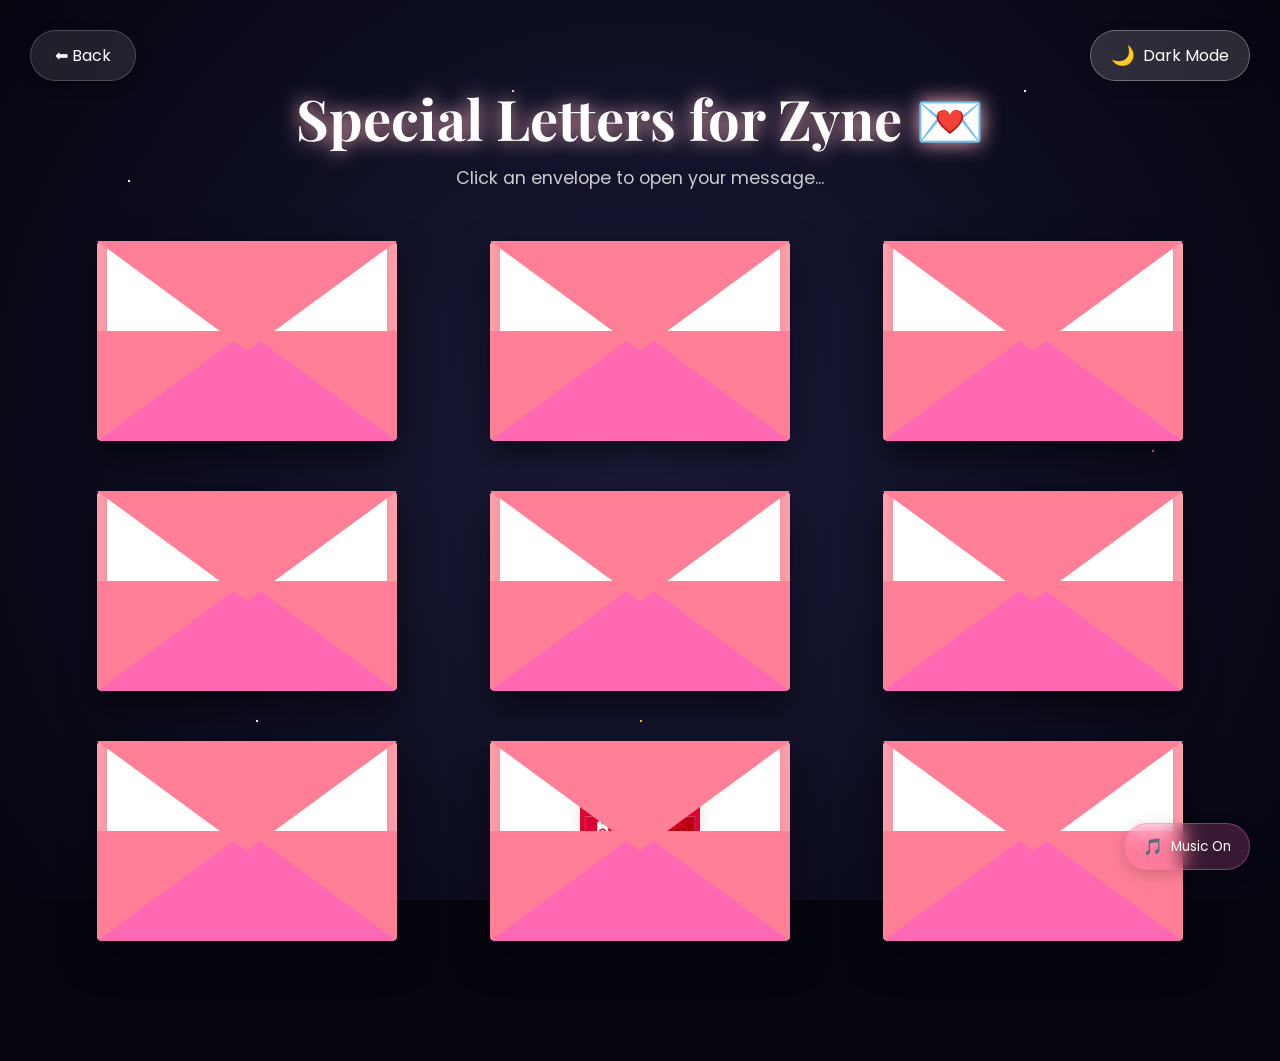
<file: cards.html>
<!DOCTYPE html>
<html lang="en">

<head>
    <meta charset="UTF-8">
    <meta name="viewport" content="width=device-width, initial-scale=1.0, maximum-scale=1.0, user-scalable=no">
    <title>Birthday Letters for Zyne ✨</title>

    <link
        href="https://fonts.googleapis.com/css2?family=Poppins:wght@300;400;500;600&family=Playfair+Display:ital,wght@0,400;0,600;1,400&display=swap"
        rel="stylesheet">
    <link rel="stylesheet" href="style.css">
    <link rel="stylesheet" href="cards.css">
</head>

<body>
    <!-- Background Music -->
    <audio id="bgMusic" loop>
        <source src="until.mp3" type="audio/mpeg">
    </audio>

    <!-- Music Control Button -->
    <div class="music-control" id="musicControl">
        <button class="music-btn glass-btn" id="musicBtn" title="Toggle Music">
            <span class="music-icon">🎵</span>
            <span class="music-label">Music On</span>
        </button>
    </div>

    <div class="stars-bg"></div>

    <!-- Navigation -->
    <div class="top-nav">
        <a href="index.html" class="glass-btn back-btn">⬅ Back</a>

        <div class="theme-toggle-container">
            <button id="themeToggle" class="glass-btn theme-btn">
                <span class="theme-icon">🌙</span>
                <span class="theme-text">Dark Mode</span>
            </button>
        </div>
    </div>

    <div class="cards-wrapper">
        <h1 class="page-title">Special Letters for Zyne 💌</h1>
        <p class="page-subtitle">Click an envelope to open your message...</p>

        <div class="envelopes-grid" id="envelopes-grid">
            <!-- Envelopes will be generated here -->
        </div>

        <div id="night-sky-unlock"
            style="display: none; text-align: center; margin-top: 50px; margin-bottom: 50px; animation: fadeIn 1s ease forwards;">
            <p
                style="color: #ffb6c1; font-family: 'Poppins', sans-serif; margin-bottom: 15px; font-size: 1.1rem; text-shadow: 0 0 10px rgba(255, 182, 193, 0.5);">
                You've opened all the envelopes! 💖</p>
            <a href="fireworks.html" class="glass-btn"
                style="display: inline-block; padding: 15px 40px; font-size: 1.2rem; background: linear-gradient(135deg, rgba(255, 105, 180, 0.4), rgba(138, 43, 226, 0.4)); box-shadow: 0 0 20px rgba(255, 105, 180, 0.5);">Unlock
                Night Sky ✨</a>
        </div>
    </div>

    <!-- Theme toggle is now in top-nav -->

    <!-- Letter Modal (reusing styles from style.css) -->
    <div class="letter-modal" id="letterModal">
        <div class="letter-overlay"></div>
        <div class="letter-container">
            <div class="letter">
                <div class="letter-header">
                    <h2>A Special Note</h2>
                    <button class="close-btn" id="closeBtn">&times;</button>
                </div>
                <div class="letter-content" id="letter-content-body">
                </div>
            </div>
        </div>
    </div>

    <script src="cards.js"></script>

    <!-- Background Music Script -->
    <script>
        (function () {
            const bgMusic = document.getElementById('bgMusic');
            const musicBtn = document.getElementById('musicBtn');
            const musicIcon = musicBtn.querySelector('.music-icon');
            const musicLabel = musicBtn.querySelector('.music-label');

            bgMusic.volume = 0;
            let isMuted = false;
            let hasStarted = false;

            // Restore previous session state
            const savedTime = sessionStorage.getItem('musicTime');
            if (savedTime) {
                bgMusic.currentTime = parseFloat(savedTime);
            }
            const savedMuted = sessionStorage.getItem('musicMuted');
            if (savedMuted === 'true') {
                isMuted = true;
                musicIcon.textContent = '🔇';
                musicLabel.textContent = 'Muted';
                musicBtn.classList.add('muted');
            }

            // Save state continuously
            setInterval(() => {
                if (!bgMusic.paused) {
                    sessionStorage.setItem('musicTime', bgMusic.currentTime);
                }
                sessionStorage.setItem('musicMuted', isMuted);
            }, 250);

            // Fade-in helper
            function fadeIn(audio, targetVolume, duration) {
                if (isMuted) return; // don't fade in if muted
                const steps = 40;
                const interval = duration / steps;
                const step = targetVolume / steps;
                let current = 0;
                const timer = setInterval(() => {
                    if (isMuted) { clearInterval(timer); return; }
                    current += step;
                    audio.volume = Math.min(current, targetVolume);
                    if (current >= targetVolume) clearInterval(timer);
                }, interval);
            }

            function startMusic() {
                if (hasStarted) return;
                hasStarted = true;
                bgMusic.play().then(() => {
                    if (!isMuted && !savedTime) {
                        fadeIn(bgMusic, 0.25, 2000); // fade in from 0 if new
                    } else if (!isMuted) {
                        bgMusic.volume = 0.25; // snap to volume if continuing
                    }
                }).catch(() => {
                    // Autoplay blocked — wait for interaction
                    hasStarted = false;
                });
            }

            // Try autoplay immediately
            startMusic();

            // Fallback: start on first user interaction (browser policy)
            const startOnInteract = () => {
                startMusic();
                document.removeEventListener('click', startOnInteract);
                document.removeEventListener('touchstart', startOnInteract);
            };
            document.addEventListener('click', startOnInteract);
            document.addEventListener('touchstart', startOnInteract);

            // Mute / Unmute toggle
            musicBtn.addEventListener('click', (e) => {
                e.stopPropagation();
                isMuted = !isMuted;

                if (isMuted) {
                    bgMusic.volume = 0;
                    musicIcon.textContent = '🔇';
                    musicLabel.textContent = 'Muted';
                    musicBtn.classList.add('muted');
                } else {
                    bgMusic.volume = 0.25;
                    musicIcon.textContent = '🎵';
                    musicLabel.textContent = 'Music On';
                    musicBtn.classList.remove('muted');
                }
                sessionStorage.setItem('musicMuted', isMuted);
            });
        })();
    </script>
    <!-- Balloon Container -->
    <div class="balloon-container" id="balloonContainer"></div>
    <!-- Balloon Container -->
    <div class="balloon-container" id="balloonContainer"></div>

    <!-- Balloon Script -->
    <script>
        (function () {
            // Create balloon container if not exists
            let balloonContainer = document.getElementById('balloonContainer');
            if (!balloonContainer) {
                balloonContainer = document.createElement('div');
                balloonContainer.id = 'balloonContainer';
                balloonContainer.className = 'balloon-container';
                document.body.appendChild(balloonContainer);
            }

            const balloonColors = ['pink', 'red', 'blue', 'yellow', 'purple', 'green', 'orange'];

            // Secret messages
            const popMessages = [
                "💕 Hi, Zyne",
                "✨ I want to learn you...",
                "🌸 I want to know the real zyne.",
                "💫 And",
                "💖 I want to try loving you.",
                "🌟 I'm sure of what I feel.",
                "🎈 Happy Birthday!",
            ];

            function showFloatingMessage(text, x, y) {
                const msg = document.createElement('div');
                msg.textContent = text;
                msg.style.position = 'fixed';
                msg.style.left = x + 'px';
                msg.style.top = y + 'px';
                msg.style.color = '#ff69b4';
                msg.style.fontSize = '14px';
                msg.style.fontWeight = 'bold';
                msg.style.fontFamily = 'Poppins, sans-serif';
                msg.style.backgroundColor = 'rgba(255,255,255,0.9)';
                msg.style.padding = '5px 12px';
                msg.style.borderRadius = '20px';
                msg.style.whiteSpace = 'nowrap';
                msg.style.pointerEvents = 'none';
                msg.style.zIndex = '1002';
                msg.style.animation = 'floatMsg 1s ease-out forwards';
                document.body.appendChild(msg);
                setTimeout(() => msg.remove(), 1000);
            }

            function popBalloon(balloon) {
                const rect = balloon.getBoundingClientRect();
                const sweetMessage = popMessages[Math.floor(Math.random() * popMessages.length)];
                showFloatingMessage(sweetMessage, rect.left + rect.width / 2, rect.top);

                balloon.classList.add('pop');
                setTimeout(() => {
                    if (balloon && balloon.parentNode) {
                        balloon.remove();
                    }
                }, 200);
            }

            function createBalloon() {
                const balloon = document.createElement('div');
                const randomColor = balloonColors[Math.floor(Math.random() * balloonColors.length)];
                balloon.className = `balloon balloon-${randomColor}`;
                balloon.style.position = 'absolute';
                balloon.style.bottom = '-100px';
                balloon.style.left = Math.random() * 90 + 5 + '%';

                const randomScale = 0.6 + Math.random() * 0.8;
                balloon.style.width = (60 * randomScale) + 'px';
                balloon.style.height = (80 * randomScale) + 'px';

                const randomDuration = 4 + Math.random() * 8;
                balloon.style.animation = `floatUp ${randomDuration}s linear forwards`;

                // Add heart
                const heart = document.createElement('span');
                heart.innerHTML = '💕';
                heart.style.position = 'absolute';
                heart.style.top = '50%';
                heart.style.left = '50%';
                heart.style.transform = 'translate(-50%, -50%)';
                heart.style.fontSize = (24 * randomScale) + 'px';
                heart.style.opacity = '0.8';
                balloon.appendChild(heart);

                balloon.addEventListener('click', (e) => {
                    e.stopPropagation();
                    popBalloon(balloon);
                });

                balloonContainer.appendChild(balloon);

                setTimeout(() => {
                    if (balloon && balloon.parentNode) {
                        balloon.remove();
                    }
                }, randomDuration * 1000);
            }

            // Add CSS for balloons
            const balloonStyle = document.createElement('style');
            balloonStyle.textContent = `
            .balloon-container {
                position: fixed;
                bottom: 0;
                left: 0;
                width: 100%;
                height: 100%;
                pointer-events: none;
                z-index: 999;
                overflow: hidden;
            }
            .balloon {
                position: absolute;
                cursor: pointer;
                pointer-events: auto;
                border-radius: 50%;
                transition: transform 0.1s ease;
            }
            .balloon:hover {
                transform: scale(1.05);
            }
            .balloon::before {
                content: '▼';
                position: absolute;
                bottom: -15px;
                left: 50%;
                transform: translateX(-50%);
                font-size: 12px;
                color: #8B4513;
            }
            .balloon::after {
                content: '';
                position: absolute;
                bottom: -25px;
                left: 50%;
                width: 2px;
                height: 25px;
                background: #8B4513;
                transform: translateX(-50%);
            }
            @keyframes floatUp {
                0% {
                    transform: translateY(0) rotate(0deg);
                    opacity: 1;
                }
                100% {
                    transform: translateY(-120vh) rotate(15deg);
                    opacity: 0;
                }
            }
            .balloon-pink { background: radial-gradient(circle at 30% 30%, #FFB6C1, #FF69B4); }
            .balloon-red { background: radial-gradient(circle at 30% 30%, #FF6B6B, #E74C3C); }
            .balloon-blue { background: radial-gradient(circle at 30% 30%, #87CEEB, #4169E1); }
            .balloon-yellow { background: radial-gradient(circle at 30% 30%, #FFE4B5, #FFD700); }
            .balloon-purple { background: radial-gradient(circle at 30% 30%, #DDA0DD, #8B008B); }
            .balloon-green { background: radial-gradient(circle at 30% 30%, #98FB98, #32CD32); }
            .balloon-orange { background: radial-gradient(circle at 30% 30%, #FFDAB9, #FF8C00); }
            .balloon.pop {
                animation: popAnim 0.2s ease forwards !important;
            }
            @keyframes popAnim {
                0% { transform: scale(1); opacity: 1; }
                100% { transform: scale(0); opacity: 0; }
            }
            @keyframes floatMsg {
                0% { transform: translateY(0); opacity: 1; }
                100% { transform: translateY(-40px); opacity: 0; }
            }
        `;
            document.head.appendChild(balloonStyle);

            // Start balloons
            let balloonInterval = setInterval(() => {
                createBalloon();
            }, 2000);

            // Create initial balloons
            for (let i = 0; i < 4; i++) {
                setTimeout(() => createBalloon(), i * 500);
            }

        })();
    </script>
    <audio id="bgMusic" loop>
        <source src="until.mp3" type="audio/mpeg">
    </audio>
</body>

</html>
</file>
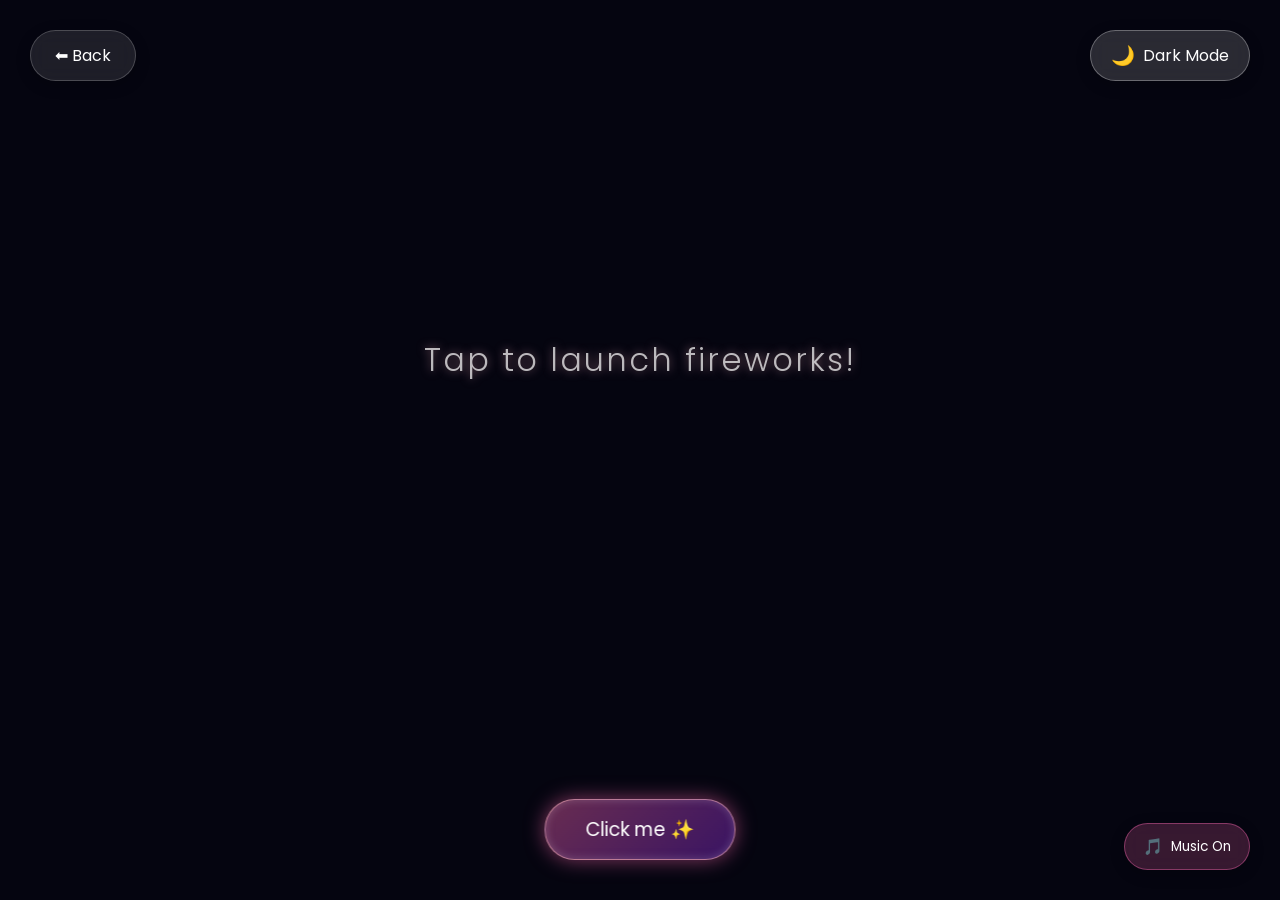
<file: fireworks.html>
<!DOCTYPE html>
<html lang="en">

<head>
    <meta charset="UTF-8">
    <meta name="viewport" content="width=device-width, initial-scale=1.0, maximum-scale=1.0, user-scalable=no">
    <title>Night Sky Fireworks 🎆</title>

    <link
        href="https://fonts.googleapis.com/css2?family=Poppins:wght@300;400;500;600&family=Playfair+Display:ital,wght@0,400;0,600;1,400&display=swap"
        rel="stylesheet">
    <link rel="stylesheet" href="style.css">
    <link rel="stylesheet" href="fireworks.css">
</head>

<body>
    <!-- Background Music -->
    <audio id="bgMusic" loop>
        <source src="until.mp3" type="audio/mpeg">
    </audio>

    <!-- Music Control Button -->
    <div class="music-control" id="musicControl" style="z-index: 100;">
        <button class="music-btn glass-btn" id="musicBtn" title="Toggle Music">
            <span class="music-icon">🎵</span>
            <span class="music-label">Music On</span>
        </button>
    </div>

    <div class="stars-bg"></div>

    <!-- Navigation -->
    <div class="top-nav">
        <a href="index.html" class="glass-btn back-btn">⬅ Back</a>

        <div class="theme-toggle-container">
            <button id="themeToggle" class="glass-btn theme-btn">
                <span class="theme-icon">🌙</span>
                <span class="theme-text">Dark Mode</span>
            </button>
        </div>
    </div>

    <!-- Instructions Overlay -->
    <div class="instruction-overlay" id="instructionOverlay">
        <h2>Tap to launch fireworks!</h2>
    </div>

    <!-- Finale Button -->
    <button class="glass-btn finale-btn" id="finaleBtn">Click me ✨</button>

    <!-- Fireworks Canvas -->
    <canvas id="fireworksCanvas"></canvas>

    <script>
        const themeToggle = document.getElementById('themeToggle');
        const icon = themeToggle.querySelector('.theme-icon');
        const text = themeToggle.querySelector('.theme-text');

        if (localStorage.getItem('theme') === 'light') {
            document.body.classList.add('light-mode');
            icon.textContent = '☀️';
            text.textContent = 'Light Mode';
        }

        themeToggle.addEventListener('click', () => {
            const isLightMode = document.body.classList.toggle('light-mode');
            localStorage.setItem('theme', isLightMode ? 'light' : 'dark');
            icon.textContent = isLightMode ? '☀️' : '🌙';
            text.textContent = isLightMode ? 'Light Mode' : 'Dark Mode';
        });
    </script>
    <script src="fireworks.js"></script>
</body>

</html>
</file>
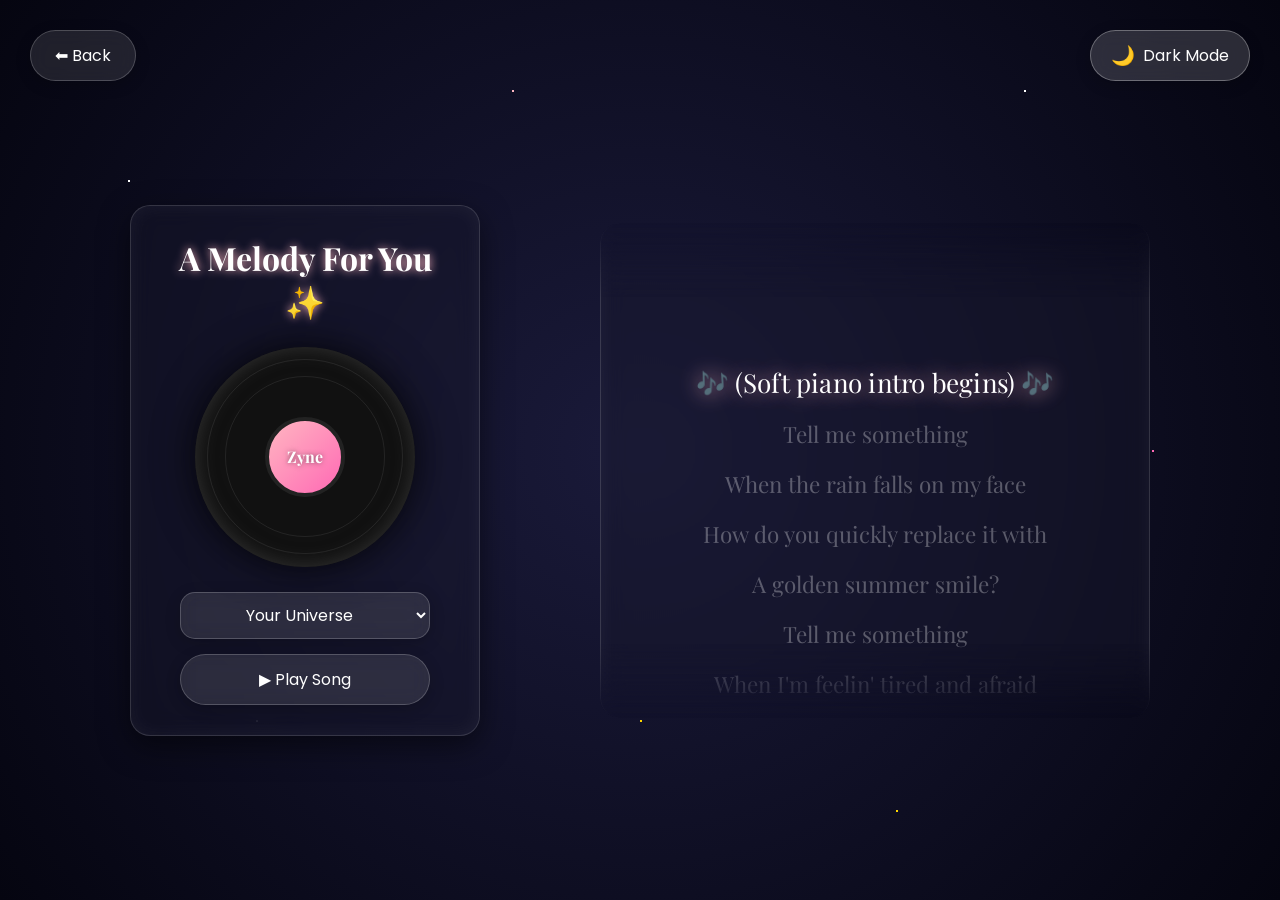
<file: song.html>
<!DOCTYPE html>
<html lang="en">

<head>
    <meta charset="UTF-8">
    <meta name="viewport" content="width=device-width, initial-scale=1.0, maximum-scale=1.0, user-scalable=no">
    <title>Zyne's Melody 🎵</title>

    <link
        href="https://fonts.googleapis.com/css2?family=Poppins:wght@300;400;500;600&family=Playfair+Display:ital,wght@0,400;0,600;1,400&display=swap"
        rel="stylesheet">
    <link rel="stylesheet" href="style.css">
    <link rel="stylesheet" href="song.css">
</head>

<body>
    <div class="stars-bg"></div>

    <div class="top-nav">
        <a href="index.html" class="glass-btn back-btn">⬅ Back</a>

        <div class="theme-toggle-container">
            <button id="themeToggle" class="glass-btn theme-btn">
                <span class="theme-icon">🌙</span>
                <span class="theme-text">Dark Mode</span>
            </button>
        </div>
    </div>

    <div class="song-container">
        <!-- Vinyl Record / Player UI -->
        <div class="player-wrapper glass-card">
            <h1 class="song-title">A Melody For You ✨</h1>
            <div class="record-disk" id="record">
                <div class="record-label">
                    <h2>Zyne</h2>
                </div>
            </div>

            <div class="controls"
                style="display: flex; flex-direction: column; gap: 15px; width: 100%; max-width: 250px;">
                <select id="songSelector" class="glass-btn song-select"
                    style="text-align: center; font-size: 1rem; padding: 10px; cursor: pointer; border-radius: 15px; background: rgba(255,255,255,0.1); color: #fff;">
                    <option value="until" style="color: #333;">Your Universe</option>
                    <option value="music" style="color: #333;">Until I Found You</option>
                </select>
                <input type="file" id="customSongInput" accept="audio/*" style="display: none;">
                <button id="playBtn" class="glass-btn control-btn" style="width: 100%;">▶ Play Song</button>
            </div>

            <!-- Hidden Audio Element -->
            <audio id="audioPlayer" src="Your Universe.mp3"></audio>
        </div>

        <!-- Lyrics Display -->
        <div class="lyrics-wrapper glass-card">
            <div class="lyrics-scroll" id="lyricsScroll">
                <!-- Lyrics lines generated here via JS -->
            </div>
        </div>
    </div>

    <script src="song.js"></script>
</body>

</html>
</file>
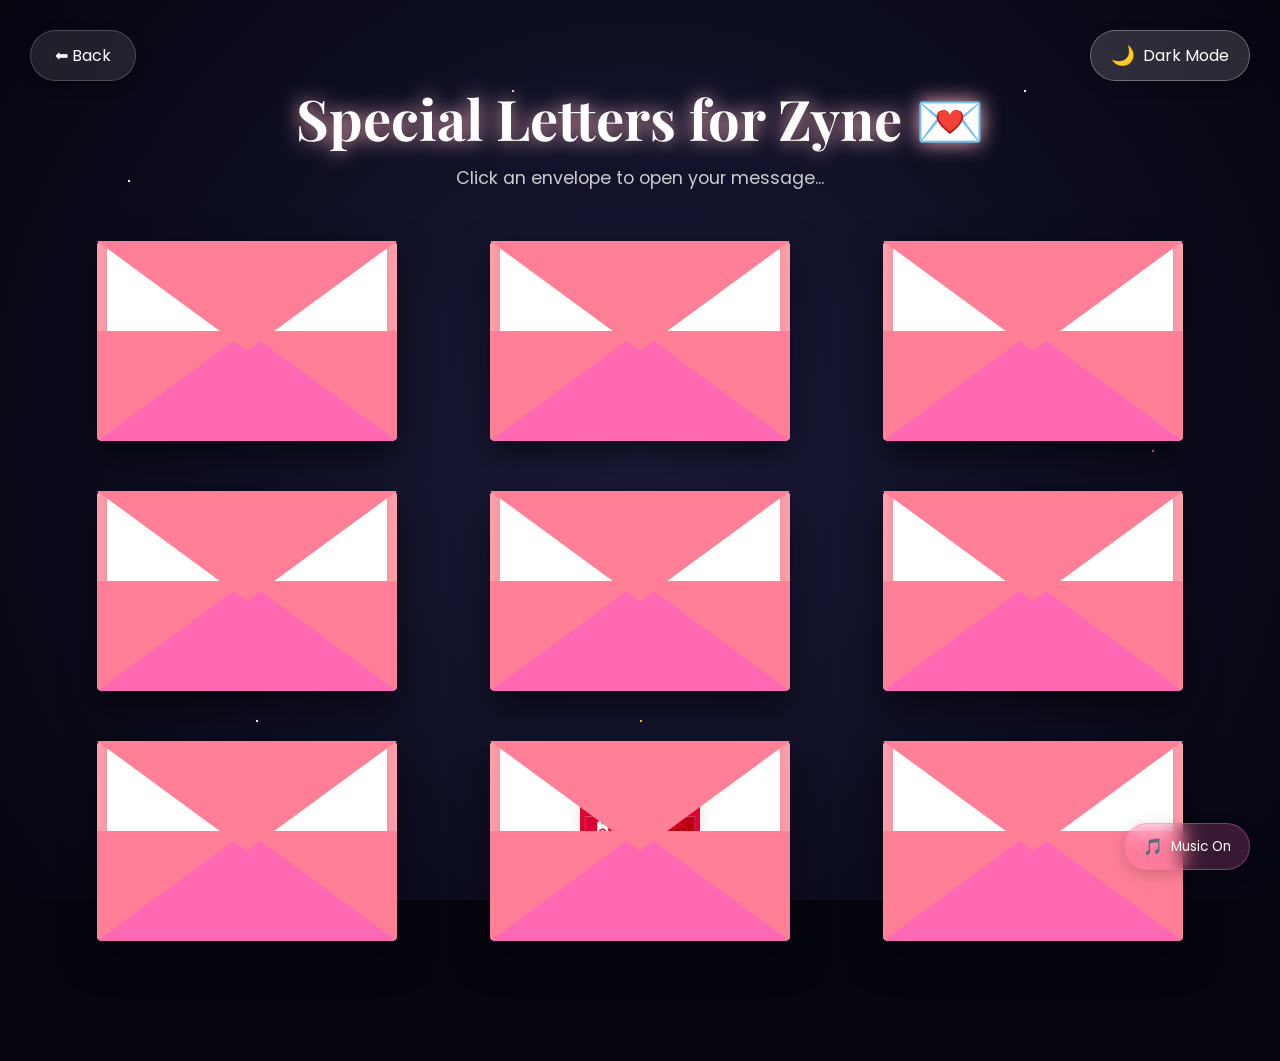
<file: birthday-greet/cards.html>
<!DOCTYPE html>
<html lang="en">

<head>
    <meta charset="UTF-8">
    <meta name="viewport" content="width=device-width, initial-scale=1.0, maximum-scale=1.0, user-scalable=no">
    <title>Birthday Letters for Zyne ✨</title>

    <link
        href="https://fonts.googleapis.com/css2?family=Poppins:wght@300;400;500;600&family=Playfair+Display:ital,wght@0,400;0,600;1,400&display=swap"
        rel="stylesheet">
    <link rel="stylesheet" href="style.css">
    <link rel="stylesheet" href="cards.css">
</head>

<body>
    <!-- Background Music -->
    <audio id="bgMusic" loop>
        <source src="Asset/until.mp3" type="audio/mpeg">
    </audio>

    <!-- Music Control Button -->
    <div class="music-control" id="musicControl">
        <button class="music-btn glass-btn" id="musicBtn" title="Toggle Music">
            <span class="music-icon">🎵</span>
            <span class="music-label">Music On</span>
        </button>
    </div>

    <div class="stars-bg"></div>

    <!-- Navigation -->
    <div class="top-nav">
        <a href="index.html" class="glass-btn back-btn">⬅ Back</a>

        <div class="theme-toggle-container">
            <button id="themeToggle" class="glass-btn theme-btn">
                <span class="theme-icon">🌙</span>
                <span class="theme-text">Dark Mode</span>
            </button>
        </div>
    </div>

    <div class="cards-wrapper">
        <h1 class="page-title">Special Letters for Zyne 💌</h1>
        <p class="page-subtitle">Click an envelope to open your message...</p>

        <div class="envelopes-grid" id="envelopes-grid">
            <!-- Envelopes will be generated here -->
        </div>

        <div id="night-sky-unlock"
            style="display: none; text-align: center; margin-top: 50px; margin-bottom: 50px; animation: fadeIn 1s ease forwards;">
            <p
                style="color: #ffb6c1; font-family: 'Poppins', sans-serif; margin-bottom: 15px; font-size: 1.1rem; text-shadow: 0 0 10px rgba(255, 182, 193, 0.5);">
                You've opened all the envelopes! 💖</p>
            <a href="fireworks.html" class="glass-btn"
                style="display: inline-block; padding: 15px 40px; font-size: 1.2rem; background: linear-gradient(135deg, rgba(255, 105, 180, 0.4), rgba(138, 43, 226, 0.4)); box-shadow: 0 0 20px rgba(255, 105, 180, 0.5);">Unlock
                Night Sky ✨</a>
        </div>
    </div>

    <!-- Theme toggle is now in top-nav -->

    <!-- Letter Modal (reusing styles from style.css) -->
    <div class="letter-modal" id="letterModal">
        <div class="letter-overlay"></div>
        <div class="letter-container">
            <div class="letter">
                <div class="letter-header">
                    <h2>A Special Note</h2>
                    <button class="close-btn" id="closeBtn">&times;</button>
                </div>
                <div class="letter-content" id="letter-content-body">
                </div>
            </div>
        </div>
    </div>

    <script src="cards.js"></script>

    <!-- Background Music Script -->
    <script>
        (function () {
            const bgMusic = document.getElementById('bgMusic');
            const musicBtn = document.getElementById('musicBtn');
            const musicIcon = musicBtn.querySelector('.music-icon');
            const musicLabel = musicBtn.querySelector('.music-label');

            bgMusic.volume = 0;
            let isMuted = false;
            let hasStarted = false;

            // Restore previous session state
            const savedTime = sessionStorage.getItem('musicTime');
            if (savedTime) {
                bgMusic.currentTime = parseFloat(savedTime);
            }
            const savedMuted = sessionStorage.getItem('musicMuted');
            if (savedMuted === 'true') {
                isMuted = true;
                musicIcon.textContent = '🔇';
                musicLabel.textContent = 'Muted';
                musicBtn.classList.add('muted');
            }

            // Save state continuously
            setInterval(() => {
                if (!bgMusic.paused) {
                    sessionStorage.setItem('musicTime', bgMusic.currentTime);
                }
                sessionStorage.setItem('musicMuted', isMuted);
            }, 250);

            // Fade-in helper
            function fadeIn(audio, targetVolume, duration) {
                if (isMuted) return; // don't fade in if muted
                const steps = 40;
                const interval = duration / steps;
                const step = targetVolume / steps;
                let current = 0;
                const timer = setInterval(() => {
                    if (isMuted) { clearInterval(timer); return; }
                    current += step;
                    audio.volume = Math.min(current, targetVolume);
                    if (current >= targetVolume) clearInterval(timer);
                }, interval);
            }

            function startMusic() {
                if (hasStarted) return;
                hasStarted = true;
                bgMusic.play().then(() => {
                    if (!isMuted && !savedTime) {
                        fadeIn(bgMusic, 0.25, 2000); // fade in from 0 if new
                    } else if (!isMuted) {
                        bgMusic.volume = 0.25; // snap to volume if continuing
                    }
                }).catch(() => {
                    // Autoplay blocked — wait for interaction
                    hasStarted = false;
                });
            }

            // Try autoplay immediately
            startMusic();

            // Fallback: start on first user interaction (browser policy)
            const startOnInteract = () => {
                startMusic();
                document.removeEventListener('click', startOnInteract);
                document.removeEventListener('touchstart', startOnInteract);
            };
            document.addEventListener('click', startOnInteract);
            document.addEventListener('touchstart', startOnInteract);

            // Mute / Unmute toggle
            musicBtn.addEventListener('click', (e) => {
                e.stopPropagation();
                isMuted = !isMuted;

                if (isMuted) {
                    bgMusic.volume = 0;
                    musicIcon.textContent = '🔇';
                    musicLabel.textContent = 'Muted';
                    musicBtn.classList.add('muted');
                } else {
                    bgMusic.volume = 0.25;
                    musicIcon.textContent = '🎵';
                    musicLabel.textContent = 'Music On';
                    musicBtn.classList.remove('muted');
                }
                sessionStorage.setItem('musicMuted', isMuted);
            });
        })();
    </script>
    <!-- Balloon Container -->
    <div class="balloon-container" id="balloonContainer"></div>
    <!-- Balloon Container -->
    <div class="balloon-container" id="balloonContainer"></div>

    <!-- Balloon Script -->
    <script>
        (function () {
            // Create balloon container if not exists
            let balloonContainer = document.getElementById('balloonContainer');
            if (!balloonContainer) {
                balloonContainer = document.createElement('div');
                balloonContainer.id = 'balloonContainer';
                balloonContainer.className = 'balloon-container';
                document.body.appendChild(balloonContainer);
            }

            const balloonColors = ['pink', 'red', 'blue', 'yellow', 'purple', 'green', 'orange'];

            // Secret messages
            const popMessages = [
                "💕 Hi, Zyne",
                "✨ I want to learn you...",
                "🌸 I want to know the real zyne.",
                "💫 And",
                "💖 I want to try loving you.",
                "🌟 I'm sure of what I feel.",
                "🎈 Happy Birthday!",
            ];

            function showFloatingMessage(text, x, y) {
                const msg = document.createElement('div');
                msg.textContent = text;
                msg.style.position = 'fixed';
                msg.style.left = x + 'px';
                msg.style.top = y + 'px';
                msg.style.color = '#ff69b4';
                msg.style.fontSize = '14px';
                msg.style.fontWeight = 'bold';
                msg.style.fontFamily = 'Poppins, sans-serif';
                msg.style.backgroundColor = 'rgba(255,255,255,0.9)';
                msg.style.padding = '5px 12px';
                msg.style.borderRadius = '20px';
                msg.style.whiteSpace = 'nowrap';
                msg.style.pointerEvents = 'none';
                msg.style.zIndex = '1002';
                msg.style.animation = 'floatMsg 1s ease-out forwards';
                document.body.appendChild(msg);
                setTimeout(() => msg.remove(), 1000);
            }

            function popBalloon(balloon) {
                const rect = balloon.getBoundingClientRect();
                const sweetMessage = popMessages[Math.floor(Math.random() * popMessages.length)];
                showFloatingMessage(sweetMessage, rect.left + rect.width / 2, rect.top);

                balloon.classList.add('pop');
                setTimeout(() => {
                    if (balloon && balloon.parentNode) {
                        balloon.remove();
                    }
                }, 200);
            }

            function createBalloon() {
                const balloon = document.createElement('div');
                const randomColor = balloonColors[Math.floor(Math.random() * balloonColors.length)];
                balloon.className = `balloon balloon-${randomColor}`;
                balloon.style.position = 'absolute';
                balloon.style.bottom = '-100px';
                balloon.style.left = Math.random() * 90 + 5 + '%';

                const randomScale = 0.6 + Math.random() * 0.8;
                balloon.style.width = (60 * randomScale) + 'px';
                balloon.style.height = (80 * randomScale) + 'px';

                const randomDuration = 4 + Math.random() * 8;
                balloon.style.animation = `floatUp ${randomDuration}s linear forwards`;

                // Add heart
                const heart = document.createElement('span');
                heart.innerHTML = '💕';
                heart.style.position = 'absolute';
                heart.style.top = '50%';
                heart.style.left = '50%';
                heart.style.transform = 'translate(-50%, -50%)';
                heart.style.fontSize = (24 * randomScale) + 'px';
                heart.style.opacity = '0.8';
                balloon.appendChild(heart);

                balloon.addEventListener('click', (e) => {
                    e.stopPropagation();
                    popBalloon(balloon);
                });

                balloonContainer.appendChild(balloon);

                setTimeout(() => {
                    if (balloon && balloon.parentNode) {
                        balloon.remove();
                    }
                }, randomDuration * 1000);
            }

            // Add CSS for balloons
            const balloonStyle = document.createElement('style');
            balloonStyle.textContent = `
            .balloon-container {
                position: fixed;
                bottom: 0;
                left: 0;
                width: 100%;
                height: 100%;
                pointer-events: none;
                z-index: 999;
                overflow: hidden;
            }
            .balloon {
                position: absolute;
                cursor: pointer;
                pointer-events: auto;
                border-radius: 50%;
                transition: transform 0.1s ease;
            }
            .balloon:hover {
                transform: scale(1.05);
            }
            .balloon::before {
                content: '▼';
                position: absolute;
                bottom: -15px;
                left: 50%;
                transform: translateX(-50%);
                font-size: 12px;
                color: #8B4513;
            }
            .balloon::after {
                content: '';
                position: absolute;
                bottom: -25px;
                left: 50%;
                width: 2px;
                height: 25px;
                background: #8B4513;
                transform: translateX(-50%);
            }
            @keyframes floatUp {
                0% {
                    transform: translateY(0) rotate(0deg);
                    opacity: 1;
                }
                100% {
                    transform: translateY(-120vh) rotate(15deg);
                    opacity: 0;
                }
            }
            .balloon-pink { background: radial-gradient(circle at 30% 30%, #FFB6C1, #FF69B4); }
            .balloon-red { background: radial-gradient(circle at 30% 30%, #FF6B6B, #E74C3C); }
            .balloon-blue { background: radial-gradient(circle at 30% 30%, #87CEEB, #4169E1); }
            .balloon-yellow { background: radial-gradient(circle at 30% 30%, #FFE4B5, #FFD700); }
            .balloon-purple { background: radial-gradient(circle at 30% 30%, #DDA0DD, #8B008B); }
            .balloon-green { background: radial-gradient(circle at 30% 30%, #98FB98, #32CD32); }
            .balloon-orange { background: radial-gradient(circle at 30% 30%, #FFDAB9, #FF8C00); }
            .balloon.pop {
                animation: popAnim 0.2s ease forwards !important;
            }
            @keyframes popAnim {
                0% { transform: scale(1); opacity: 1; }
                100% { transform: scale(0); opacity: 0; }
            }
            @keyframes floatMsg {
                0% { transform: translateY(0); opacity: 1; }
                100% { transform: translateY(-40px); opacity: 0; }
            }
        `;
            document.head.appendChild(balloonStyle);

            // Start balloons
            let balloonInterval = setInterval(() => {
                createBalloon();
            }, 2000);

            // Create initial balloons
            for (let i = 0; i < 4; i++) {
                setTimeout(() => createBalloon(), i * 500);
            }

        })();
    </script>
    <audio id="bgMusic" loop>
        <source src="Asset/until.mp3" type="audio/mpeg">
    </audio>
</body>

</html>
</file>
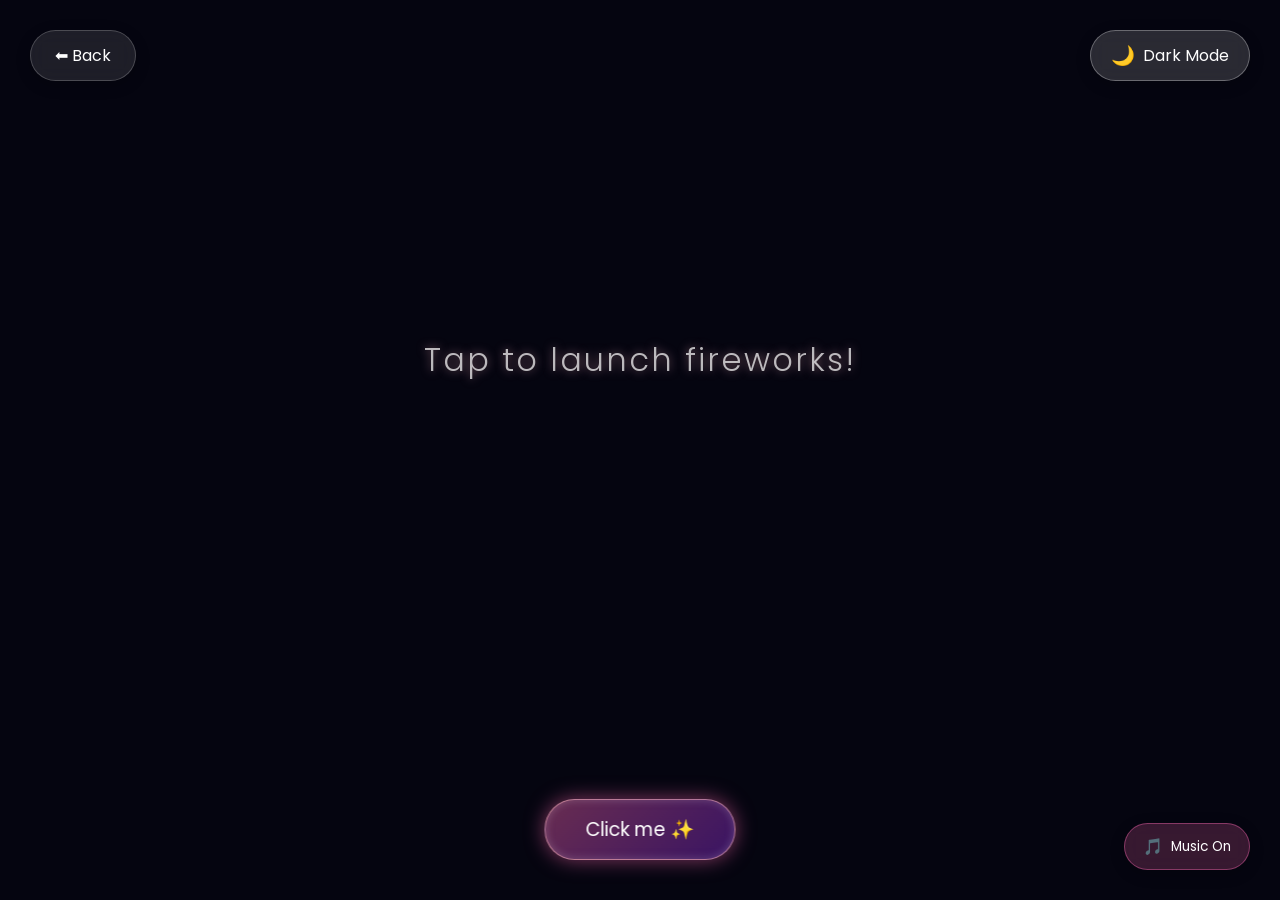
<file: birthday-greet/fireworks.html>
<!DOCTYPE html>
<html lang="en">

<head>
    <meta charset="UTF-8">
    <meta name="viewport" content="width=device-width, initial-scale=1.0, maximum-scale=1.0, user-scalable=no">
    <title>Night Sky Fireworks 🎆</title>

    <link
        href="https://fonts.googleapis.com/css2?family=Poppins:wght@300;400;500;600&family=Playfair+Display:ital,wght@0,400;0,600;1,400&display=swap"
        rel="stylesheet">
    <link rel="stylesheet" href="style.css">
    <link rel="stylesheet" href="fireworks.css">
</head>

<body>
    <!-- Background Music -->
    <audio id="bgMusic" loop>
        <source src="Asset/until.mp3" type="audio/mpeg">
    </audio>

    <!-- Music Control Button -->
    <div class="music-control" id="musicControl" style="z-index: 100;">
        <button class="music-btn glass-btn" id="musicBtn" title="Toggle Music">
            <span class="music-icon">🎵</span>
            <span class="music-label">Music On</span>
        </button>
    </div>

    <div class="stars-bg"></div>

    <!-- Navigation -->
    <div class="top-nav">
        <a href="index.html" class="glass-btn back-btn">⬅ Back</a>

        <div class="theme-toggle-container">
            <button id="themeToggle" class="glass-btn theme-btn">
                <span class="theme-icon">🌙</span>
                <span class="theme-text">Dark Mode</span>
            </button>
        </div>
    </div>

    <!-- Instructions Overlay -->
    <div class="instruction-overlay" id="instructionOverlay">
        <h2>Tap to launch fireworks!</h2>
    </div>

    <!-- Finale Button -->
    <button class="glass-btn finale-btn" id="finaleBtn">Click me ✨</button>

    <!-- Fireworks Canvas -->
    <canvas id="fireworksCanvas"></canvas>

    <script>
        const themeToggle = document.getElementById('themeToggle');
        const icon = themeToggle.querySelector('.theme-icon');
        const text = themeToggle.querySelector('.theme-text');

        if (localStorage.getItem('theme') === 'light') {
            document.body.classList.add('light-mode');
            icon.textContent = '☀️';
            text.textContent = 'Light Mode';
        }

        themeToggle.addEventListener('click', () => {
            const isLightMode = document.body.classList.toggle('light-mode');
            localStorage.setItem('theme', isLightMode ? 'light' : 'dark');
            icon.textContent = isLightMode ? '☀️' : '🌙';
            text.textContent = isLightMode ? 'Light Mode' : 'Dark Mode';
        });
    </script>
    <script src="fireworks.js"></script>
</body>

</html>
</file>
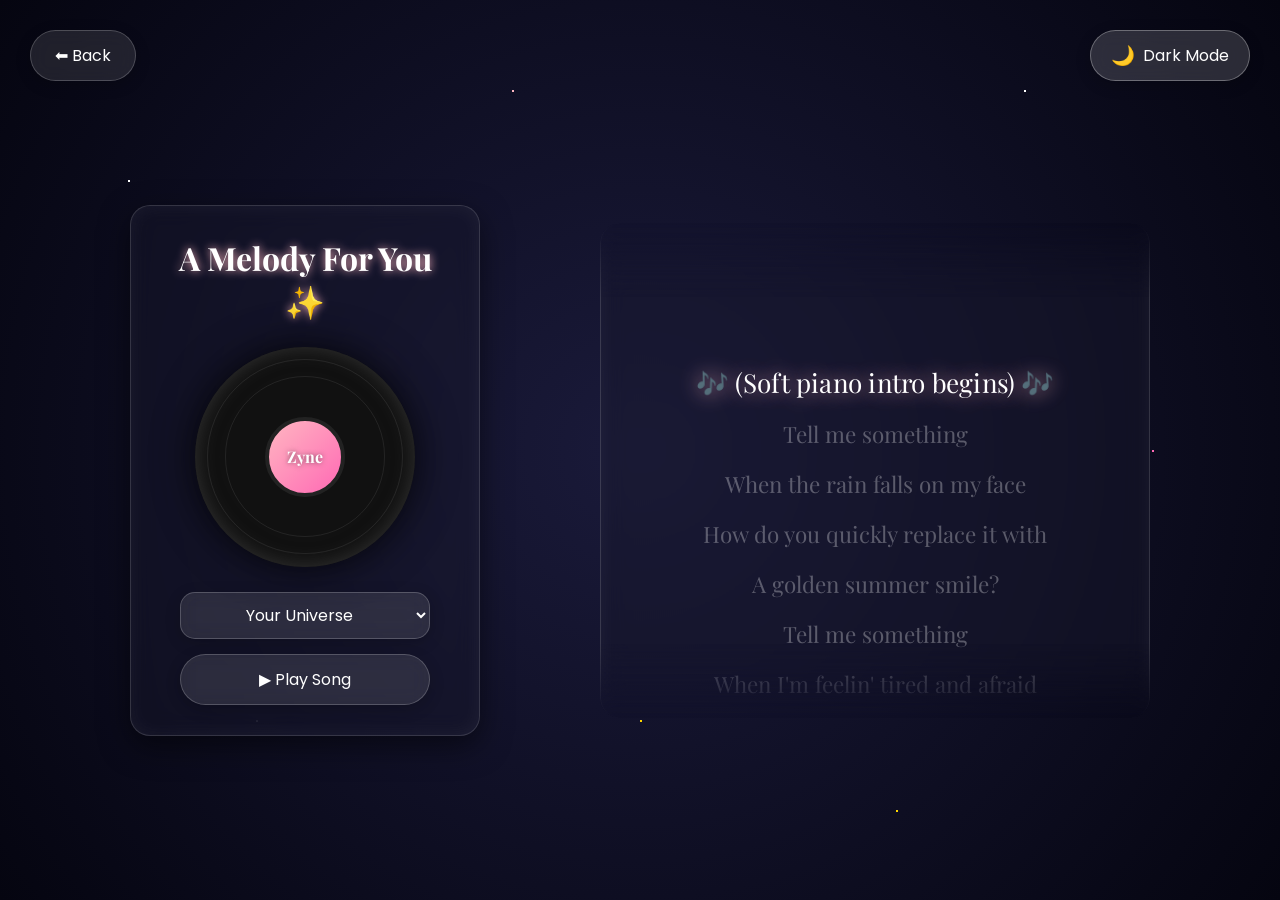
<file: birthday-greet/song.html>
<!DOCTYPE html>
<html lang="en">

<head>
    <meta charset="UTF-8">
    <meta name="viewport" content="width=device-width, initial-scale=1.0, maximum-scale=1.0, user-scalable=no">
    <title>Zyne's Melody 🎵</title>

    <link
        href="https://fonts.googleapis.com/css2?family=Poppins:wght@300;400;500;600&family=Playfair+Display:ital,wght@0,400;0,600;1,400&display=swap"
        rel="stylesheet">
    <link rel="stylesheet" href="style.css">
    <link rel="stylesheet" href="song.css">
</head>

<body>
    <div class="stars-bg"></div>

    <div class="top-nav">
        <a href="index.html" class="glass-btn back-btn">⬅ Back</a>

        <div class="theme-toggle-container">
            <button id="themeToggle" class="glass-btn theme-btn">
                <span class="theme-icon">🌙</span>
                <span class="theme-text">Dark Mode</span>
            </button>
        </div>
    </div>

    <div class="song-container">
        <!-- Vinyl Record / Player UI -->
        <div class="player-wrapper glass-card">
            <h1 class="song-title">A Melody For You ✨</h1>
            <div class="record-disk" id="record">
                <div class="record-label">
                    <h2>Zyne</h2>
                </div>
            </div>

            <div class="controls"
                style="display: flex; flex-direction: column; gap: 15px; width: 100%; max-width: 250px;">
                <select id="songSelector" class="glass-btn song-select"
                    style="text-align: center; font-size: 1rem; padding: 10px; cursor: pointer; border-radius: 15px; background: rgba(255,255,255,0.1); color: #fff;">
                    <option value="until" style="color: #333;">Your Universe</option>
                    <option value="music" style="color: #333;">Until I Found You</option>
                </select>
                <input type="file" id="customSongInput" accept="audio/*" style="display: none;">
                <button id="playBtn" class="glass-btn control-btn" style="width: 100%;">▶ Play Song</button>
            </div>

            <!-- Hidden Audio Element -->
            <audio id="audioPlayer" src="Asset/Your Universe.mp3"></audio>
        </div>

        <!-- Lyrics Display -->
        <div class="lyrics-wrapper glass-card">
            <div class="lyrics-scroll" id="lyricsScroll">
                <!-- Lyrics lines generated here via JS -->
            </div>
        </div>
    </div>

    <script src="song.js"></script>
</body>

</html>
</file>
<file: style.css>
* {
    margin: 0;
    padding: 0;
    box-sizing: border-box;
}

body {
    overflow-x: hidden;
    overflow-y: auto;
    background: #050510;
    /* Deep midnight blue */
    font-family: 'Poppins', sans-serif;
    color: #fff;
    user-select: none;
    -webkit-user-select: none;
}

/* Entry Screen */
#entry-screen {
    position: fixed;
    top: 0;
    left: 0;
    width: 100vw;
    height: 100vh;
    background: #050510;
    display: flex;
    flex-direction: column;
    justify-content: center;
    align-items: center;
    z-index: 9999;
    transition: opacity 2s ease-in-out;
}

.entry-title {
    font-family: 'Playfair Display', serif;
    font-size: 3rem;
    font-weight: 400;
    margin-bottom: 2rem;
    background: linear-gradient(135deg, #FFB6C1, #FFF, #FFD700);
    -webkit-background-clip: text;
    background-clip: text;
    -webkit-text-fill-color: transparent;
    text-align: center;
    opacity: 0;
    transform: translateY(20px);
    animation: fadeUp 2s forwards 0.5s;
}

@keyframes fadeUp {
    to {
        opacity: 1;
        transform: translateY(0);
    }
}

.glass-btn {
    padding: 12px 24px;
    border-radius: 30px;
    background: rgba(255, 255, 255, 0.1);
    backdrop-filter: blur(10px);
    -webkit-backdrop-filter: blur(10px);
    border: 1px solid rgba(255, 255, 255, 0.2);
    color: #fff;
    font-family: 'Poppins', sans-serif;
    font-size: 1rem;
    cursor: pointer;
    transition: all 0.3s ease;
    box-shadow: 0 4px 15px rgba(0, 0, 0, 0.2);
    display: inline-flex;
    align-items: center;
    justify-content: center;
    text-decoration: none;
}

.glass-btn:hover {
    background: rgba(255, 255, 255, 0.2);
    box-shadow: 0 0 20px rgba(255, 182, 193, 0.5);
    transform: scale(1.05);
}

#enter-btn {
    opacity: 0;
    animation: fadeUp 2s forwards 1.5s;
}

/* 3D Container */
#scene-container {
    position: fixed;
    top: 0;
    left: 0;
    width: 100vw;
    height: 100vh;
    z-index: 1;
    pointer-events: none;
    /* Let clicks pass through to DOM elements */
}

/* UI Layer */
#ui-layer {
    position: fixed;
    top: 0;
    left: 0;
    width: 100vw;
    height: 100vh;
    z-index: 10;
    pointer-events: none;
    /* Only specific elements should capture events */
}

.nav-container {
    position: absolute;
    top: 30px;
    left: 30px;
    pointer-events: auto;
    display: flex;
    gap: 15px;
}

.nav-btn {
    text-decoration: none;
    display: inline-block;
}

.toggle-container {
    position: absolute;
    top: 30px;
    right: 30px;
    pointer-events: auto;
}

/* Central Monogram */
#center-monogram {
    position: absolute;
    top: 50%;
    left: 50%;
    transform: translate(-50%, -50%);
    pointer-events: none;
    display: flex;
    justify-content: center;
    align-items: center;
    opacity: 0;
    /* Faded in later */
}

#center-monogram h1 {
    font-family: 'Playfair Display', serif;
    font-size: 8rem;
    font-weight: 600;
    color: #fff;
    text-shadow: 0 0 20px #FFB6C1, 0 0 40px #FF69B4, 0 0 80px #8A2BE2;
    z-index: 2;
}

.glow-ring {
    position: absolute;
    width: 200px;
    height: 200px;
    border-radius: 50%;
    background: radial-gradient(circle, rgba(255, 182, 193, 0.4) 0%, transparent 70%);
    box-shadow: 0 0 50px rgba(255, 105, 180, 0.3);
    animation: pulse 4s ease-in-out infinite alternate;
    z-index: 1;
}

@keyframes pulse {
    0% {
        transform: scale(0.8);
        opacity: 0.5;
    }

    100% {
        transform: scale(1.2);
        opacity: 1;
    }
}

/* Floating Cards Container */
#cards-container {
    position: absolute;
    top: 0;
    left: 0;
    width: 100%;
    height: 100%;
    perspective: 1000px;
    transform-style: preserve-3d;
}

.floating-item {
    position: absolute;
    top: 0;
    /* Positioned via JS translate3d */
    left: 0;
    pointer-events: auto;
    cursor: pointer;
    transform-origin: center;
    will-change: transform;
}

/* Specific Card Styles */
.glass-card {
    background: rgba(25, 25, 45, 0.4);
    backdrop-filter: blur(12px);
    -webkit-backdrop-filter: blur(12px);
    border: 1px solid rgba(255, 255, 255, 0.15);
    border-radius: 16px;
    padding: 15px 25px;
    color: #fff;
    text-align: center;
    box-shadow: 0 10px 30px rgba(0, 0, 0, 0.3), inset 0 0 20px rgba(255, 255, 255, 0.05);
    transition: box-shadow 0.3s ease, border-color 0.3s ease;
}

.glass-card:hover {
    border-color: rgba(255, 182, 193, 0.5);
    box-shadow: 0 10px 30px rgba(0, 0, 0, 0.5), 0 0 20px rgba(255, 182, 193, 0.4);
}

.card-letter {
    font-size: 1.1rem;
    display: flex;
    align-items: center;
    gap: 10px;
}

.card-compliment {
    padding: 10px 20px;
    border-radius: 30px;
    font-size: 0.9rem;
    font-weight: 500;
    background: rgba(255, 105, 180, 0.15);
    border: 1px solid rgba(255, 105, 180, 0.3);
}

.card-wish {
    font-family: 'Playfair Display', serif;
    font-size: 1.5rem;
    color: #FFD700;
    background: rgba(255, 215, 0, 0.05);
    border: 1px solid rgba(255, 215, 0, 0.2);
    text-shadow: 0 0 10px rgba(255, 215, 0, 0.5);
}

/* Original Letter Modal Styles from Flowers Project */
.letter-modal {
    position: fixed;
    top: 0;
    left: 0;
    width: 100%;
    height: 100%;
    z-index: 2000;
    opacity: 0;
    visibility: hidden;
    transition: all 0.3s ease;
    pointer-events: auto;
}

.letter-modal.active {
    opacity: 1;
    visibility: visible;
}

.letter-overlay {
    position: absolute;
    top: 0;
    left: 0;
    width: 100%;
    height: 100%;
    background: rgba(0, 0, 0, 0.6);
    backdrop-filter: blur(10px);
    -webkit-backdrop-filter: blur(10px);
}

.letter-container {
    position: absolute;
    top: 50%;
    left: 50%;
    transform: translate(-50%, -50%) scale(0.8);
    transition: transform 0.3s ease;
    width: 90vw;
    max-width: 500px;
}

.letter-modal.active .letter-container {
    transform: translate(-50%, -50%) scale(1);
}

.letter {
    background: linear-gradient(135deg, #fff 0%, #f8f9fa 100%);
    border-radius: 15px;
    box-shadow: 0 20px 60px rgba(0, 0, 0, 0.3);
    padding: 0;
    width: 100%;
    position: relative;
    overflow: hidden;
}

.letter::before {
    content: '';
    position: absolute;
    top: 0;
    left: 0;
    right: 0;
    height: 4px;
    background: linear-gradient(90deg, #FF69B4, #FFB6C1, #FFC0CB);
}

.letter-header {
    display: flex;
    justify-content: space-between;
    align-items: center;
    padding: 20px 30px;
    border-bottom: 1px solid rgba(255, 105, 180, 0.2);
}

.letter-header h2 {
    font-family: 'Poppins', sans-serif;
    font-size: clamp(1.2rem, 4vw, 1.5rem);
    font-weight: 600;
    color: #333;
    margin: 0;
    background: linear-gradient(135deg, #FF69B4, #8A2BE2);
    -webkit-background-clip: text;
    -webkit-text-fill-color: transparent;
    background-clip: text;
}

.close-btn {
    background: none;
    border: none;
    font-size: 2rem;
    color: #666;
    cursor: pointer;
    padding: 0;
    line-height: 1;
    transition: all 0.2s ease;
}

.close-btn:hover {
    color: #FF69B4;
}

.letter-content {
    padding: clamp(15px, 4vw, 30px);
}

.letter-text {
    font-family: 'Poppins', sans-serif;
    color: #333;
    line-height: 1.8;
}

.letter-text p {
    margin-bottom: 15px;
    font-size: clamp(0.9rem, 2.5vw, 1rem);
    text-align: left;
}

.signature {
    text-align: right;
    font-style: italic;
    color: #FF69B4;
    font-weight: 500;
    margin-top: 20px !important;
    border-top: 1px solid rgba(255, 105, 180, 0.2);
    padding-top: 15px;
}

/* Mobile Responsiveness */
@media (max-width: 768px) {
    #center-monogram h1 {
        font-size: 5rem;
    }

    .card-letter {
        font-size: 0.9rem;
    }

    .card-wish {
        font-size: 1.2rem;
    }
}

/* --- New Landing Page & Main Menu Styles --- */

.interactive-landing {
    cursor: pointer;
    transition: opacity 1.5s ease-in-out;
}

.landing-content {
    display: flex;
    flex-direction: column;
    align-items: center;
    justify-content: center;
    position: relative;
    padding: 50px;
    border-radius: 20px;
    transition: transform 0.3s ease;
}

.landing-content:hover {
    transform: scale(1.05);
}

.landing-ring {
    width: 300px;
    height: 300px;
    background: radial-gradient(circle, rgba(255, 182, 193, 0.2) 0%, transparent 70%);
}

.new-title {
    font-size: clamp(2.5rem, 6vw, 4rem);
    margin-bottom: 10px;
    z-index: 2;
    text-shadow: 0 0 20px rgba(255, 182, 193, 0.8);
    opacity: 0;
    animation: fadeUp 2s forwards 0.5s;
}

.landing-subtitle {
    font-family: 'Poppins', sans-serif;
    font-size: clamp(1rem, 2vw, 1.2rem);
    color: rgba(255, 255, 255, 0.7);
    z-index: 2;
    opacity: 0;
    animation: fadeUp 2s forwards 1.5s;
}

/* Main Menu */
#ui-layer {
    display: flex;
    flex-direction: column;
    align-items: center;
    justify-content: center;
    padding: 20px;
    box-sizing: border-box;
}

.menu-title {
    font-family: 'Playfair Display', serif;
    font-size: clamp(2rem, 5vw, 3rem);
    color: #fff;
    text-shadow: 0 0 20px #FFB6C1;
    margin-bottom: 50px;
    margin-top: -50px;
}

.menu-grid {
    display: grid;
    grid-template-columns: repeat(auto-fit, minmax(260px, 1fr));
    gap: 30px;
    width: 100%;
    max-width: 800px;
    justify-items: center;
}

.menu-card {
    display: flex;
    flex-direction: column;
    align-items: center;
    justify-content: center;
    width: 100%;
    max-width: 320px;
    height: 280px;
    text-decoration: none;
    transition: all 0.4s cubic-bezier(0.175, 0.885, 0.32, 1.275);
    pointer-events: auto;
    /* Enable clicks */
}

.menu-card:hover {
    transform: translateY(-15px) scale(1.02);
    box-shadow: 0 20px 40px rgba(0, 0, 0, 0.6), inset 0 0 30px rgba(255, 182, 193, 0.2);
    border-color: rgba(255, 182, 193, 0.6);
}

.card-icon {
    font-size: clamp(3rem, 8vw, 5rem);
    margin-bottom: 20px;
    transition: transform 0.3s ease;
}

.menu-card:hover .card-icon {
    transform: scale(1.1) rotate(5deg);
}

.card-content h3 {
    font-family: 'Playfair Display', serif;
    font-size: clamp(1.4rem, 4vw, 1.8rem);
    color: #FFB6C1;
    margin-bottom: 10px;
}

.card-content p {
    font-size: clamp(0.9rem, 2vw, 1rem);
    color: rgba(255, 255, 255, 0.8);
}

@media (max-width: 768px) {
    .new-title {
        font-size: 2.5rem;
    }

    .menu-title {
        font-size: 2rem;
        margin-top: 0;
    }
}

.top-nav {
    position: fixed;
    top: 30px;
    left: 0;
    width: 100%;
    padding: 0 30px;
    display: flex;
    justify-content: space-between;
    align-items: center;
    z-index: 100;
    pointer-events: none;
    box-sizing: border-box;
}

.top-nav > * {
    pointer-events: auto;
}

/* Theme Toggle Button */
.theme-toggle-container {
    margin-left: auto;
}

.theme-btn {
    display: flex;
    align-items: center;
    gap: 8px;
    padding: 10px 20px;
    background: rgba(255, 255, 255, 0.15);
    border: 1px solid rgba(255, 255, 255, 0.3);
}

.theme-icon {
    font-size: 1.2rem;
}

/* Light Mode Styles */
body.light-mode {
    background: #f0f0f5;
}

body.light-mode .glass-card {
    background: rgba(255, 255, 255, 0.7);
    backdrop-filter: blur(12px);
    border: 1px solid rgba(0, 0, 0, 0.1);
    color: #333;
}

body.light-mode .menu-card .card-content h3 {
    color: #ff69b4;
}

body.light-mode .menu-card .card-content p {
    color: #666;
}

body.light-mode .menu-title {
    color: #333;
    text-shadow: none;
}

body.light-mode .glass-btn {
    background: rgba(255, 255, 255, 0.8);
    color: #333;
    border: 1px solid rgba(0, 0, 0, 0.1);
}

body.light-mode .glass-btn:hover {
    background: rgba(255, 105, 180, 0.2);
}

body.light-mode #center-monogram h1 {
    color: #333;
    text-shadow: 0 0 20px #ffb6c1;
}

body.light-mode .stars-bg {
    background: linear-gradient(135deg, #f5f5f7, #e8e8ec);
}

body.light-mode .stars-bg::after {
    box-shadow: 10vw 20vh #ffb6c1, 30vw 40vh #ff69b4, 50vw 80vh #ffd700, 80vw 10vh #ffb6c1;
}

body.light-mode .record-disk {
    background: #ddd;
    box-shadow: 0 0 40px rgba(0, 0, 0, 0.2);
}

body.light-mode .lyric-line {
    color: rgba(0, 0, 0, 0.4);
}

body.light-mode .lyric-line.active {
    color: #ff69b4;
    text-shadow: 0 0 10px rgba(255, 105, 180, 0.3);
}

body.light-mode .song-title {
    color: #333;
}

body.light-mode .current-song {
    color: #ff69b4;
}

body.light-mode .letter {
    background: linear-gradient(135deg, #fff, #fafafa);
}

body.light-mode .letter-text p {
    color: #444;
}

body.light-mode .page-title {
    color: #333;
    text-shadow: 0 0 10px #ffb6c1;
}

body.light-mode .page-subtitle {
    color: #666;
}

body.light-mode .envelope {
    background: #ffb6c1;
    box-shadow: 0 15px 35px rgba(0, 0, 0, 0.1);
}

body.light-mode .letter-inside {
    background: #fff;
    color: #333;
}

body.light-mode .song-select {
    background: rgba(255, 255, 255, 0.8);
    color: #333;
    border: 1px solid rgba(0, 0, 0, 0.2);
}

body.light-mode .song-select option {
    background: white;
    color: #333;
}

body.light-mode .volume-control label {
    color: #666;
}

/* Responsive */
@media (max-width: 768px) {
    .top-nav {
        top: max(15px, env(safe-area-inset-top));
        padding-left: max(15px, env(safe-area-inset-left));
        padding-right: max(15px, env(safe-area-inset-right));
    }

    .theme-btn {
        padding: 6px 12px;
        font-size: 0.8rem;
    }

    .back-btn {
        padding: 6px 12px;
        font-size: 0.8rem;
    }
}

/* Base Top Nav adjustments for safe area */
.top-nav {
    top: max(30px, env(safe-area-inset-top));
    padding-left: max(30px, env(safe-area-inset-left));
    padding-right: max(30px, env(safe-area-inset-right));
}

/* ===== ADDITIONAL MOBILE RESPONSIVENESS FIXES ===== */

/* Base responsive settings */
html {
    font-size: 16px;
}

/* Tablet (768px - 1024px) */
@media (max-width: 1024px) {
    .menu-grid {
        gap: 20px;
        padding: 0 20px;
    }

    .menu-card {
        height: 250px;
        max-width: 280px;
    }
}

/* Mobile Large (426px - 768px) */
@media (max-width: 768px) {
    html {
        font-size: 14px;
    }

    .entry-title {
        font-size: 2rem;
        padding: 0 20px;
    }

    .landing-ring {
        width: 200px;
        height: 200px;
    }

    .landing-content {
        padding: 30px;
    }

    .menu-grid {
        grid-template-columns: 1fr;
        gap: 20px;
        max-width: 300px;
    }

    .menu-card {
        height: auto;
        min-height: 200px;
        padding: 25px 20px;
    }

    .menu-title {
        font-size: 1.8rem;
        margin-bottom: 30px;
        margin-top: 20px;
        text-align: center;
        padding: 0 20px;
    }

    .card-icon {
        font-size: 2.5rem;
    }

    .card-content h3 {
        font-size: 1.2rem;
    }

    .card-content p {
        font-size: 0.8rem;
    }

    #center-monogram h1 {
        font-size: 4rem;
    }

    .glow-ring {
        width: 150px;
        height: 150px;
    }
}

/* Mobile Small (up to 425px) */
@media (max-width: 480px) {
    html {
        font-size: 12px;
    }

    .entry-title {
        font-size: 1.5rem;
    }

    .landing-ring {
        width: 150px;
        height: 150px;
    }

    .glass-btn {
        padding: 10px 20px;
        font-size: 0.85rem;
    }

    /* theme toggle handled by top-nav */

    .theme-btn {
        padding: 5px 10px;
        font-size: 0.75rem;
    }
    
    .theme-text {
        display: none;
    }

    .back-btn {
        padding: 5px 10px;
        font-size: 0.75rem;
    }

    .menu-card {
        min-height: 180px;
        padding: 20px 15px;
    }

    .card-icon {
        font-size: 2rem;
    }

    .letter-header {
        padding: 12px 15px;
    }

    .letter-header h2 {
        font-size: 1rem;
    }

    .close-btn {
        font-size: 1.5rem;
    }

    .letter-content {
        padding: 15px;
    }

    .letter-text p {
        font-size: 0.85rem;
    }
}

/* Landscape mode on phones */
@media (max-width: 850px) and (orientation: landscape) {
    .entry-title {
        font-size: 1.2rem;
        margin-bottom: 10px;
    }

    .landing-ring {
        width: 100px;
        height: 100px;
    }

    .landing-content {
        padding: 15px;
    }

    .menu-card {
        min-height: 150px;
    }

    .menu-title {
        margin-top: 0;
        margin-bottom: 15px;
    }
}

/* Touch-friendly button sizes */
@media (max-width: 768px) {

    button,
    .glass-btn,
    .menu-card {
        cursor: pointer;
        -webkit-tap-highlight-color: transparent;
    }

    button:active,
    .glass-btn:active {
        transform: scale(0.97);
    }
}

/* ===== SPECIAL NOTE MODAL RESPONSIVENESS ===== */

/* Modal container - base responsive */
@media (max-width: 768px) {
    .letter-container {
        width: 95vw;
        max-width: 450px;
    }

    .letter {
        max-height: 85vh;
        overflow-y: auto;
    }

    .letter-header {
        padding: 15px 20px;
        position: sticky;
        top: 0;
        background: linear-gradient(135deg, #fff 0%, #f8f9fa 100%);
        z-index: 10;
    }

    .letter-header h2 {
        font-size: 1.2rem;
    }

    .close-btn {
        font-size: 1.8rem;
        width: 35px;
        height: 35px;
    }

    .letter-content {
        padding: 20px;
    }

    .letter-text p {
        font-size: 0.9rem;
        line-height: 1.6;
        margin-bottom: 12px;
    }

    .letter-text h3 {
        font-size: 1.2rem !important;
    }

    .signature {
        font-size: 0.85rem;
        margin-top: 15px !important;
        padding-top: 12px;
    }
}

/* Small phones */
@media (max-width: 480px) {
    .letter-container {
        width: 92vw;
        max-width: 380px;
    }

    .letter-header {
        padding: 12px 15px;
    }

    .letter-header h2 {
        font-size: 1rem;
    }

    .close-btn {
        font-size: 1.5rem;
        width: 30px;
        height: 30px;
    }

    .letter-content {
        padding: 15px;
    }

    .letter-text p {
        font-size: 0.8rem;
        line-height: 1.5;
        margin-bottom: 10px;
    }

    .letter-text h3 {
        font-size: 1rem !important;
        margin-bottom: 10px !important;
    }

    .signature {
        font-size: 0.75rem;
        margin-top: 12px !important;
        padding-top: 10px;
    }
}

/* Extra small phones */
@media (max-width: 375px) {
    .letter-container {
        width: 90vw;
        max-width: 340px;
    }

    .letter-text p {
        font-size: 0.75rem;
    }

    .letter-text h3 {
        font-size: 0.9rem !important;
    }
}

/* Landscape mode for modals */
@media (max-width: 800px) and (orientation: landscape) {
    .letter-container {
        max-height: 90vh;
    }

    .letter {
        max-height: 85vh;
        overflow-y: auto;
    }

    .letter-header {
        padding: 10px 15px;
    }

    .letter-content {
        padding: 12px 15px;
    }

    .letter-text p {
        font-size: 0.8rem;
        margin-bottom: 8px;
    }
}

/* Touch-friendly close button */
@media (max-width: 768px) {
    .close-btn {
        min-width: 35px;
        min-height: 35px;
        display: flex;
        align-items: center;
        justify-content: center;
    }

    /* Better tap target for close button */
    .close-btn:active {
        transform: scale(0.95);
    }

    /* Modal overlay tap to close */
    .letter-overlay {
        cursor: pointer;
    }
}

/* Smooth scrolling for modal content */
.letter {
    -webkit-overflow-scrolling: touch;
}

/* Photo modal responsiveness (for Love Stone photo) */
@media (max-width: 768px) {
    .photo-card-content h3 {
        font-size: 1.1rem !important;
    }

    .photo-container img {
        max-width: 90% !important;
    }

    .scan-instructions {
        padding: 10px !important;
        margin-top: 15px !important;
    }

    .scan-instructions p {
        font-size: 0.8rem !important;
    }
}

@media (max-width: 480px) {
    .photo-card-content h3 {
        font-size: 0.9rem !important;
    }

    .scan-instructions p {
        font-size: 0.7rem !important;
    }
}
</file>
<file: cards.css>
/* Cards specific styling */
body {
    overflow-x: hidden;
    overflow-y: auto;
}

/* ===== BACKGROUND MUSIC CONTROL ===== */
.music-control {
    position: fixed;
    bottom: 30px;
    right: 30px;
    z-index: 200;
}

.music-btn {
    display: flex;
    align-items: center;
    gap: 8px;
    padding: 10px 18px;
    font-size: 0.85rem;
    border-radius: 30px;
    background: rgba(255, 105, 180, 0.2);
    border: 1px solid rgba(255, 105, 180, 0.4);
    color: #fff;
    cursor: pointer;
    transition: all 0.3s ease;
    animation: fadeUp 1s forwards 0.5s;
    opacity: 0;
}

.music-btn:hover {
    background: rgba(255, 105, 180, 0.35);
    box-shadow: 0 0 20px rgba(255, 105, 180, 0.4);
    transform: scale(1.05);
}

.music-btn.muted {
    background: rgba(100, 100, 100, 0.2);
    border-color: rgba(150, 150, 150, 0.3);
    opacity: 0.7;
}

.music-icon {
    font-size: 1rem;
    animation: musicPulse 2s ease-in-out infinite;
}

.music-btn.muted .music-icon {
    animation: none;
}

@keyframes musicPulse {

    0%,
    100% {
        transform: scale(1);
    }

    50% {
        transform: scale(1.2);
    }
}

@media (max-width: 550px) {
    .music-control {
        bottom: 20px;
        right: 15px;
    }

    .music-btn {
        padding: 8px 12px;
        font-size: 0.75rem;
        gap: 5px;
    }

    .music-label {
        display: none;
        /* icon only on small screens */
    }
}

.stars-bg {
    position: fixed;
    top: 0;
    left: 0;
    width: 100vw;
    height: 100vh;
    background: #050510 radial-gradient(circle at center, #1a1a3a 0%, #050510 100%);
    z-index: -1;
}

.stars-bg::after {
    content: '';
    position: absolute;
    width: 2px;
    height: 2px;
    background: transparent;
    box-shadow: 10vw 20vh #fff, 30vw 40vh #FFB6C1, 50vw 80vh #FFD700, 80vw 10vh #fff, 90vw 50vh #FF69B4, 20vw 80vh #fff, 70vw 90vh #FFD700, 40vw 10vh #FFB6C1;
    animation: twinkle 4s infinite alternate;
}

@keyframes twinkle {
    0% {
        opacity: 0.5;
    }

    100% {
        opacity: 1;
    }
}

.back-btn {
    text-decoration: none;
}

.page-title {
    text-align: center;
    font-family: 'Playfair Display', serif;
    font-size: 3.5rem;
    margin-top: 60px;
    margin-bottom: 10px;
    color: #fff;
    text-shadow: 0 0 20px #FFB6C1;
}

.page-subtitle {
    text-align: center;
    font-size: 1.1rem;
    color: #ccc;
    margin-bottom: 50px;
}

.cards-wrapper {
    max-width: 1200px;
    margin: 0 auto;
    padding: 20px;
}

:root {
    --env-w: 300px;
    --env-h: 200px;
}

.envelopes-grid {
    display: grid;
    grid-template-columns: repeat(auto-fit, minmax(calc(var(--env-w) + 20px), 1fr));
    gap: 50px 20px;
    justify-items: center;
    padding-bottom: 100px;
}

/* Envelope Container */
.envelope-wrapper {
    position: relative;
    width: var(--env-w);
    height: var(--env-h);
    cursor: pointer;
    perspective: 1000px;
    transition: transform 0.3s ease;
}

.envelope-wrapper:hover {
    transform: translateY(-10px);
}

.envelope {
    position: relative;
    width: 100%;
    height: 100%;
    background: #FFB6C1;
    /* Main back color */
    border-radius: 5px;
    box-shadow: 0 15px 35px rgba(0, 0, 0, 0.5);
    transform-style: preserve-3d;
}

.envelope::before {
    /* Back of envelope */
    content: '';
    position: absolute;
    top: 0;
    left: 0;
    right: 0;
    bottom: 0;
    background: #FF9EAB;
    border-radius: 5px;
}

/* The top opening flap */
.flap {
    position: absolute;
    top: 0;
    left: 0;
    width: 0;
    height: 0;
    border-left: calc(var(--env-w) / 2) solid transparent;
    border-right: calc(var(--env-w) / 2) solid transparent;
    border-top: calc(var(--env-h) * 0.55) solid #FF8096;
    transform-origin: top;
    transition: transform 0.6s cubic-bezier(0.4, 0, 0.2, 1);
    z-index: 3;
}

/* Open state for flap */
.envelope.open .flap {
    transform: rotateX(180deg);
    z-index: 1;
    /* Move behind letter when open */
}

/* The front pockets of the envelope */
.front {
    position: absolute;
    bottom: 0;
    left: 0;
    width: 0;
    height: 0;
    border-left: calc(var(--env-w) / 2) solid #FF8096;
    border-right: calc(var(--env-w) / 2) solid #FF8096;
    border-bottom: calc(var(--env-h) * 0.55) solid #FF69B4;
    z-index: 2;
    border-radius: 0 0 5px 5px;
    pointer-events: none;
}

/* The actual letter sticking out */
.letter-inside {
    position: absolute;
    top: 5px;
    left: 10px;
    right: 10px;
    bottom: 5px;
    background: #fff;
    border-radius: 5px;
    z-index: 1;
    transition: transform 0.6s cubic-bezier(0.4, 0, 0.2, 1) 0.3s;
    display: flex;
    justify-content: center;
    align-items: center;
    color: #333;
    font-family: 'Playfair Display', serif;
    font-size: clamp(0.8rem, calc(var(--env-w) * 0.05), 1.5rem);
    box-shadow: 0 0 10px rgba(0, 0, 0, 0.1);
}

.envelope.open .letter-inside {
    transform: translateY(calc(var(--env-h) * -0.4));
    z-index: 2;
    /* Pop above the front pocket */
}

/* Responsive Styles */
@media (max-width: 900px) {
    :root {
        --env-w: 240px;
        --env-h: 160px;
    }
}

@media (max-width: 768px) {
    .page-title {
        font-size: 2.5rem;
        margin-top: 80px;
        /* Extra space for buttons */
    }

    .page-subtitle {
        font-size: 0.9rem;
        margin-bottom: 30px;
    }

    .envelopes-grid {
        gap: 30px 15px;
    }
}

/* Mobile Phones - force 2 columns */
@media (max-width: 550px) {
    :root {
        --env-w: 150px;
        --env-h: 100px;
    }

    .envelopes-grid {
        grid-template-columns: repeat(2, 1fr);
        gap: 20px 10px;
        padding-bottom: 50px;
    }

    .page-title {
        font-size: 2rem;
    }
}

/* Photo card styles */
.photo-envelope .photo-inside {
    display: flex;
    flex-direction: column;
    justify-content: center;
    align-items: center;
    padding: 10px;
    gap: 8px;
    background: white;
}

.card-photo {
    width: 80%;
    max-width: 120px;
    height: auto;
    border-radius: 12px;
    object-fit: cover;
    box-shadow: 0 4px 12px rgba(0, 0, 0, 0.15);
}

.photo-label {
    font-size: 0.75rem;
    color: #ff69b4;
    font-weight: 500;
    text-align: center;
}

/* Make sure the envelope opens properly for photo card */
.envelope.open .photo-inside {
    transform: translateY(-80px);
    z-index: 2;
}

/* Responsive adjustments */
@media (max-width: 600px) {
    .card-photo {
        width: 70%;
        max-width: 90px;
    }

    .photo-label {
        font-size: 0.65rem;
    }
}

/* ===== FLOATING BALLOONS STYLES ===== */
.balloon-container {
    position: fixed;
    bottom: 0;
    left: 0;
    width: 100%;
    height: 100%;
    pointer-events: none;
    z-index: 999;
    overflow: hidden;
}

.balloon {
    position: absolute;
    bottom: -100px;
    width: 60px;
    height: 80px;
    border-radius: 50%;
    animation: floatUp linear forwards;
    cursor: pointer;
    pointer-events: auto;
    transition: transform 0.2s ease;
}

.balloon:hover {
    transform: scale(1.1);
}

.balloon::before {
    content: '▼';
    position: absolute;
    bottom: -15px;
    left: 50%;
    transform: translateX(-50%);
    font-size: 14px;
    color: #8B4513;
}

.balloon::after {
    content: '';
    position: absolute;
    bottom: -25px;
    left: 50%;
    width: 2px;
    height: 30px;
    background: #8B4513;
    transform: translateX(-50%);
}

@keyframes floatUp {
    0% {
        transform: translateY(0) rotate(0deg);
        opacity: 1;
    }

    100% {
        transform: translateY(-120vh) rotate(20deg);
        opacity: 0;
    }
}

/* Balloon colors */
.balloon-pink {
    background: radial-gradient(circle at 30% 30%, #FFB6C1, #FF69B4);
    box-shadow: 0 5px 15px rgba(255, 105, 180, 0.3);
}

.balloon-red {
    background: radial-gradient(circle at 30% 30%, #FF6B6B, #E74C3C);
    box-shadow: 0 5px 15px rgba(231, 76, 60, 0.3);
}

.balloon-blue {
    background: radial-gradient(circle at 30% 30%, #87CEEB, #4169E1);
    box-shadow: 0 5px 15px rgba(65, 105, 225, 0.3);
}

.balloon-yellow {
    background: radial-gradient(circle at 30% 30%, #FFE4B5, #FFD700);
    box-shadow: 0 5px 15px rgba(255, 215, 0, 0.3);
}

.balloon-purple {
    background: radial-gradient(circle at 30% 30%, #DDA0DD, #8B008B);
    box-shadow: 0 5px 15px rgba(139, 0, 139, 0.3);
}

.balloon-green {
    background: radial-gradient(circle at 30% 30%, #98FB98, #32CD32);
    box-shadow: 0 5px 15px rgba(50, 205, 50, 0.3);
}

.balloon-orange {
    background: radial-gradient(circle at 30% 30%, #FFDAB9, #FF8C00);
    box-shadow: 0 5px 15px rgba(255, 140, 0, 0.3);
}

/* Pop animation */
.balloon.pop {
    animation: pop 0.2s ease forwards !important;
}

@keyframes pop {
    0% {
        transform: scale(1);
        opacity: 1;
    }

    100% {
        transform: scale(0);
        opacity: 0;
    }
}

/* Confetti pop animation */
@keyframes confettiPop {
    0% {
        transform: translate(0, 0) scale(1);
        opacity: 1;
    }

    100% {
        transform: translate(var(--x), var(--y)) scale(0);
        opacity: 0;
    }
}

/* ===== ADDITIONAL MOBILE RESPONSIVENESS FIXES FOR CARDS PAGE ===== */

/* Large Tablet */
@media (max-width: 900px) {
    .page-title {
        font-size: 2.2rem;
        margin-top: 70px;
    }

    .cards-wrapper {
        padding: 20px 15px;
    }
}

/* Tablet */
@media (max-width: 768px) {
    .page-title {
        font-size: 1.8rem;
        margin-top: 65px;
    }

    .page-subtitle {
        font-size: 0.85rem;
        margin-bottom: 30px;
        padding: 0 15px;
    }

    .envelopes-grid {
        gap: 30px 15px;
        padding-bottom: 60px;
    }

    .back-btn {
        padding: 8px 16px;
        font-size: 0.8rem;
    }

    .theme-toggle-container {
        top: 15px;
        right: 15px;
    }

    .balloon {
        width: 45px;
        height: 60px;
    }

    .balloon::before {
        font-size: 10px;
        bottom: -12px;
    }

    .balloon::after {
        bottom: -20px;
        height: 20px;
    }
}

/* Mobile Phone */
@media (max-width: 550px) {
    .page-title {
        font-size: 1.4rem;
        margin-top: 60px;
        padding: 0 10px;
    }

    .page-subtitle {
        font-size: 0.7rem;
        margin-bottom: 20px;
    }

    .envelopes-grid {
        grid-template-columns: repeat(2, 1fr);
        gap: 15px 10px;
        padding: 0 10px 40px 10px;
    }

    .envelope-wrapper {
        width: 100%;
        max-width: var(--env-w);
        margin: 0 auto;
    }

    .envelope-wrapper:hover {
        transform: none;
    }

    .letter-inside {
        font-size: 0.7rem;
    }

    .card-photo {
        max-width: 60px;
    }

    .photo-label {
        font-size: 0.55rem;
    }

    .envelope.open .photo-inside {
        transform: translateY(-50px);
    }
}

/* Small Phone */
@media (max-width: 380px) {
    :root {
        --env-w: 130px;
        --env-h: 87px;
    }

    .page-title {
        font-size: 1.2rem;
        margin-top: 55px;
    }

    .letter-inside {
        font-size: 0.6rem;
    }
}

/* Landscape mode */
@media (max-width: 800px) and (orientation: landscape) {
    .page-title {
        margin-top: 50px;
        font-size: 1.3rem;
    }

    .cards-wrapper {
        padding: 15px;
    }

    .envelopes-grid {
        gap: 20px;
        padding-bottom: 30px;
    }

    .balloon {
        width: 40px;
        height: 55px;
    }
}

/* ===== MODAL INTERACTION IMPROVEMENTS FOR MOBILE ===== */

@media (max-width: 768px) {

    /* Make envelopes easier to tap on mobile */
    .envelope-wrapper {
        cursor: pointer;
        -webkit-tap-highlight-color: transparent;
    }

    .envelope-wrapper:active {
        transform: scale(0.98);
    }

    /* Modal animation smoother on mobile */
    .letter-modal.active .letter-container {
        transform: translate(-50%, -50%) scale(1);
        transition: transform 0.25s ease-out;
    }

    /* Modal overlay */
    .letter-overlay {
        background: rgba(0, 0, 0, 0.8);
    }
}

/* Prevent body scroll when modal is open */
body.modal-open {
    overflow: hidden;
    position: fixed;
    width: 100%;
}

/* ===== SPECIAL NOTE MODAL (LETTER POPUP) RESPONSIVENESS ===== */

/* Base modal responsiveness */
.letter-modal .letter-container {
    width: 90vw;
    max-width: 500px;
}

.letter {
    max-height: 85vh;
    overflow-y: auto;
}

/* Tablet and Mobile */
@media (max-width: 768px) {
    .letter-container {
        width: 92vw;
        max-width: 450px;
    }

    .letter {
        max-height: 80vh;
        border-radius: 12px;
    }

    .letter-header {
        padding: 12px 18px;
        position: sticky;
        top: 0;
        background: linear-gradient(135deg, #fff 0%, #f8f9fa 100%);
        z-index: 10;
    }

    .letter-header h2 {
        font-size: 1.2rem;
    }

    .close-btn {
        font-size: 1.6rem;
        width: 32px;
        height: 32px;
    }

    .letter-content {
        padding: 18px;
    }

    .letter-text p {
        font-size: 0.85rem;
        line-height: 1.6;
        margin-bottom: 10px;
    }

    .letter-text h3 {
        font-size: 1.1rem !important;
        margin-bottom: 12px !important;
    }

    .signature {
        font-size: 0.8rem;
        margin-top: 12px !important;
        padding-top: 10px;
    }
}

/* Mobile phones */
@media (max-width: 550px) {
    .letter-container {
        width: 94vw;
        max-width: 400px;
    }

    .letter {
        max-height: 75vh;
        border-radius: 10px;
    }

    .letter-header {
        padding: 10px 15px;
    }

    .letter-header h2 {
        font-size: 1rem;
    }

    .close-btn {
        font-size: 1.4rem;
        width: 28px;
        height: 28px;
    }

    .letter-content {
        padding: 14px;
    }

    .letter-text p {
        font-size: 0.78rem;
        line-height: 1.55;
        margin-bottom: 8px;
    }

    .letter-text h3 {
        font-size: 0.95rem !important;
        margin-bottom: 10px !important;
    }

    .signature {
        font-size: 0.72rem;
        margin-top: 10px !important;
        padding-top: 8px;
    }
}

/* Small phones (iPhone SE, 375px) */
@media (max-width: 400px) {
    .letter-container {
        width: 95vw;
        max-width: 360px;
    }

    .letter {
        max-height: 70vh;
    }

    .letter-header {
        padding: 8px 12px;
    }

    .letter-header h2 {
        font-size: 0.9rem;
    }

    .close-btn {
        font-size: 1.3rem;
        width: 26px;
        height: 26px;
    }

    .letter-content {
        padding: 12px;
    }

    .letter-text p {
        font-size: 0.72rem;
        line-height: 1.5;
        margin-bottom: 8px;
    }

    .letter-text h3 {
        font-size: 0.85rem !important;
    }

    .signature {
        font-size: 0.68rem;
    }
}

/* Extra small phones (under 360px) */
@media (max-width: 360px) {
    .letter-container {
        width: 96vw;
        max-width: 340px;
    }

    .letter-content {
        padding: 10px;
    }

    .letter-text p {
        font-size: 0.68rem;
        line-height: 1.45;
    }

    .letter-text h3 {
        font-size: 0.8rem !important;
    }
}

/* Landscape mode for modals */
@media (max-width: 800px) and (orientation: landscape) {
    .letter-container {
        width: 80vw;
        max-width: 600px;
    }

    .letter {
        max-height: 85vh;
    }

    .letter-header {
        padding: 8px 15px;
    }

    .letter-content {
        padding: 12px 15px;
    }

    .letter-text p {
        font-size: 0.8rem;
        margin-bottom: 6px;
    }

    .letter-text h3 {
        font-size: 1rem !important;
    }
}

/* Touch-friendly close button */
@media (max-width: 768px) {
    .close-btn {
        min-width: 35px;
        min-height: 35px;
        display: flex;
        align-items: center;
        justify-content: center;
        border-radius: 50%;
    }

    .close-btn:active {
        transform: scale(0.95);
        background: rgba(0, 0, 0, 0.05);
    }

    /* Modal overlay tap to close */
    .letter-overlay {
        cursor: pointer;
    }
}

/* Smooth scrolling for modal content */
.letter {
    -webkit-overflow-scrolling: touch;
    scroll-behavior: smooth;
}

/* Prevent body scroll when modal is open */
body.modal-open {
    overflow: hidden;
    position: fixed;
    width: 100%;
}
</file>
<file: fireworks.css>
/* Fireworks Page Styling */
body {
    overflow: hidden; /* No scrolling on the fireworks page */
    margin: 0;
    padding: 0;
    background-color: #050510;
}

#fireworksCanvas {
    position: absolute;
    top: 0;
    left: 0;
    width: 100vw;
    height: 100vh;
    z-index: 10;
    /* allow clicks to go to canvas */
    pointer-events: auto;
}

.instruction-overlay {
    position: absolute;
    top: 40%;
    left: 50%;
    transform: translate(-50%, -50%);
    text-align: center;
    color: rgba(255, 255, 255, 0.7);
    font-family: 'Poppins', sans-serif;
    pointer-events: none;
    z-index: 20;
    text-shadow: 0 0 10px rgba(255, 182, 193, 0.5);
    transition: opacity 1s ease;
}

.instruction-overlay h2 {
    font-weight: 300;
    font-size: clamp(1.2rem, 3vw, 2rem);
    letter-spacing: 2px;
}

.finale-btn {
    position: fixed;
    bottom: 40px;
    left: 50%;
    transform: translateX(-50%);
    z-index: 100;
    font-size: 1.2rem;
    padding: 15px 40px;
    background: linear-gradient(135deg, rgba(255, 105, 180, 0.4), rgba(138, 43, 226, 0.4));
    border: 1px solid rgba(255, 182, 193, 0.6);
    color: #fff;
    box-shadow: 0 0 20px rgba(255, 105, 180, 0.5), inset 0 0 10px rgba(255, 255, 255, 0.2);
    animation: glowPulse 2s infinite alternate;
}

.finale-btn:hover {
    background: linear-gradient(135deg, rgba(255, 105, 180, 0.6), rgba(138, 43, 226, 0.6));
    box-shadow: 0 0 30px rgba(255, 105, 180, 0.8), inset 0 0 15px rgba(255, 255, 255, 0.4);
    transform: translateX(-50%) scale(1.05);
}

@keyframes glowPulse {
    0% { box-shadow: 0 0 15px rgba(255, 105, 180, 0.4); }
    100% { box-shadow: 0 0 30px rgba(255, 105, 180, 0.8); }
}

/* Light mode overrides for fireworks (though fireworks are best in dark mode!) */
body.light-mode {
    background-color: #f0f0f5;
}

body.light-mode .instruction-overlay {
    color: rgba(0, 0, 0, 0.5);
    text-shadow: none;
}

/* ===== BACKGROUND MUSIC CONTROL ===== */
.music-control {
    position: fixed;
    bottom: 30px;
    right: 30px;
    z-index: 200;
}

.music-btn {
    display: flex;
    align-items: center;
    gap: 8px;
    padding: 10px 18px;
    font-size: 0.85rem;
    border-radius: 30px;
    background: rgba(255, 105, 180, 0.2);
    border: 1px solid rgba(255, 105, 180, 0.4);
    color: #fff;
    cursor: pointer;
    transition: all 0.3s ease;
    animation: fadeUp 1s forwards 0.5s;
}

.music-btn:hover {
    background: rgba(255, 105, 180, 0.35);
    box-shadow: 0 0 20px rgba(255, 105, 180, 0.4);
    transform: scale(1.05);
}

.music-btn.muted {
    background: rgba(100, 100, 100, 0.2);
    border-color: rgba(150, 150, 150, 0.3);
    opacity: 0.7;
}

.music-icon {
    font-size: 1rem;
    animation: musicPulse 2s ease-in-out infinite;
}

.music-btn.muted .music-icon {
    animation: none;
}

@keyframes musicPulse {
    0%, 100% { transform: scale(1); }
    50% { transform: scale(1.2); }
}

@media (max-width: 550px) {
    .music-control {
        bottom: 20px;
        right: 15px;
    }
    .music-btn {
        padding: 8px 12px;
        font-size: 0.75rem;
        gap: 5px;
    }
    .music-label {
        display: none;
    }
}
</file>
<file: song.css>
/* Song page specific styling */
body {
    overflow-x: hidden;
    overflow-y: auto;
    /* Changed from hidden to auto */
}

.stars-bg {
    position: fixed;
    top: 0;
    left: 0;
    width: 100vw;
    height: 100vh;
    background: #050510 radial-gradient(circle at center, #1a1a3a 0%, #050510 100%);
    z-index: -1;
}

.stars-bg::after {
    content: '';
    position: absolute;
    width: 2px;
    height: 2px;
    background: transparent;
    box-shadow: 10vw 20vh #fff, 30vw 40vh #FFB6C1, 50vw 80vh #FFD700, 80vw 10vh #fff, 90vw 50vh #FF69B4, 20vw 80vh #fff, 70vw 90vh #FFD700, 40vw 10vh #FFB6C1;
    animation: twinkle 4s infinite alternate;
}

@keyframes twinkle {
    0% {
        opacity: 0.5;
    }

    100% {
        opacity: 1;
    }
}

.top-nav {
    position: fixed;
    top: 30px;
    left: 0;
    width: 100%;
    padding: 0 30px;
    display: flex;
    justify-content: space-between;
    align-items: center;
    z-index: 100;
    pointer-events: none;
    box-sizing: border-box;
}

.top-nav > * {
    pointer-events: auto;
}

.top-nav .theme-toggle-container {
    position: static;
}

.back-btn {
    text-decoration: none;
}

/* Main container - FIXED CROPPING ISSUE */
.song-container {
    display: flex;
    flex-direction: column;
    align-items: center;
    justify-content: center;
    min-height: 100vh;
    width: 100%;
    padding: 100px 20px 40px;
    gap: 30px;
    box-sizing: border-box;
}

@media (min-width: 900px) {
    .song-container {
        flex-direction: row;
        align-items: center;
        justify-content: space-evenly;
        padding: 80px 40px 40px;
    }
}

.glass-card {
    background: rgba(25, 25, 45, 0.4);
    backdrop-filter: blur(12px);
    -webkit-backdrop-filter: blur(12px);
    border: 1px solid rgba(255, 255, 255, 0.15);
    border-radius: 20px;
    padding: 30px;
    box-shadow: 0 10px 30px rgba(0, 0, 0, 0.5), inset 0 0 20px rgba(255, 255, 255, 0.05);
}

.player-wrapper {
    display: flex;
    flex-direction: column;
    align-items: center;
    gap: 25px;
    z-index: 2;
    width: 100%;
    max-width: 350px;
}

.song-title {
    font-family: 'Playfair Display', serif;
    font-size: clamp(1.3rem, 5vw, 2rem);
    color: #fff;
    text-shadow: 0 0 10px #FFB6C1;
    text-align: center;
    word-break: keep-all;
}

/* Vinyl Record styling */
.record-disk {
    width: clamp(160px, 35vw, 220px);
    height: clamp(160px, 35vw, 220px);
    background: #111;
    border-radius: 50%;
    box-shadow: 0 0 40px rgba(0, 0, 0, 0.8), inset 0 0 20px #333;
    display: flex;
    justify-content: center;
    align-items: center;
    position: relative;
    transition: transform 0.2s linear;
}

/* Record grooves */
.record-disk::before {
    content: '';
    position: absolute;
    width: 88%;
    height: 88%;
    border-radius: 50%;
    border: 1px solid rgba(255, 255, 255, 0.08);
}

.record-disk::after {
    content: '';
    position: absolute;
    width: 72%;
    height: 72%;
    border-radius: 50%;
    border: 1px solid rgba(255, 255, 255, 0.08);
}

.record-label {
    width: clamp(55px, 13vw, 80px);
    height: clamp(55px, 13vw, 80px);
    background: linear-gradient(135deg, #FFB6C1, #FF69B4);
    border-radius: 50%;
    display: flex;
    justify-content: center;
    align-items: center;
    text-align: center;
    border: 4px solid #222;
    z-index: 2;
}

.record-label h2 {
    font-size: clamp(0.7rem, 2vw, 1rem);
    font-family: 'Playfair Display', serif;
    color: #fff;
    text-shadow: 0 0 5px rgba(0, 0, 0, 0.5);
    margin: 0;
}

/* Animation class added via JS */
.record-disk.playing {
    animation: spin 3s linear infinite;
}

@keyframes spin {
    100% {
        transform: rotate(360deg);
    }
}

.control-btn {
    font-size: clamp(0.9rem, 2.5vw, 1rem);
    padding: 12px 30px;
    border-radius: 50px;
    min-width: 180px;
}

/* Controls section */
.controls {
    display: flex;
    flex-direction: column;
    gap: 15px;
    width: 100%;
}

.song-select {
    text-align: center;
    font-size: 0.9rem;
    padding: 10px;
    cursor: pointer;
    border-radius: 15px;
    background: rgba(255, 255, 255, 0.1);
    color: #fff;
    border: 1px solid rgba(255, 255, 255, 0.2);
    width: 100%;
}

.song-select option {
    color: #333;
}

/* Lyrics */
.lyrics-wrapper {
    width: 100%;
    max-width: 500px;
    height: 40vh;
    min-height: 250px;
    position: relative;
    overflow-y: auto;
    overflow-x: hidden;
    scroll-behavior: smooth;
    padding: 20px;
    /* Fade out top and bottom for smooth scrolling effect */
    mask-image: linear-gradient(to bottom, transparent, black 15%, black 85%, transparent);
    -webkit-mask-image: linear-gradient(to bottom, transparent, black 15%, black 85%, transparent);
}

/* Show scrollbar for better UX on mobile */
.lyrics-wrapper::-webkit-scrollbar {
    width: 3px;
}

.lyrics-wrapper::-webkit-scrollbar-track {
    background: rgba(255, 255, 255, 0.1);
}

.lyrics-wrapper::-webkit-scrollbar-thumb {
    background: #ff69b4;
    border-radius: 3px;
}

@media (min-width: 900px) {
    .lyrics-wrapper {
        height: 55vh;
        max-width: 550px;
    }
}

.lyrics-scroll {
    width: 100%;
    text-align: center;
    padding: 20% 0;
}

.lyric-line {
    font-size: clamp(1rem, 3vw, 1.4rem);
    font-family: 'Playfair Display', serif;
    color: rgba(255, 255, 255, 0.3);
    margin: 20px 0;
    transition: all 0.5s ease;
    text-shadow: 0 0 10px rgba(255, 182, 193, 0);
}

.lyric-line.active {
    color: #fff;
    font-size: clamp(1.2rem, 4vw, 1.6rem);
    text-shadow: 0 0 20px rgba(255, 182, 193, 0.8);
    transform: scale(1.02);
}

/* Theme toggle container handled by .top-nav */

/* Mobile specific fixes for cropping */
@media (max-width: 768px) {
    body {
        overflow-y: auto;
    }

    .song-container {
        padding: 80px 15px 40px;
        min-height: 100vh;
        justify-content: center;
    }

    .player-wrapper {
        padding: 25px;
        max-width: 100%;
        margin-top: 0;
    }

    .lyrics-wrapper {
        height: 35vh;
        min-height: 200px;
        margin-bottom: 20px;
    }

    .top-nav {
        top: 15px;
        padding: 0 15px;
    }

    .back-btn {
        padding: 6px 12px;
        font-size: 0.75rem;
    }

    .theme-btn {
        padding: 6px 10px;
        font-size: 0.7rem;
    }
}

/* Small phones */
@media (max-width: 480px) {
    .song-container {
        padding: 70px 12px 30px;
    }

    .player-wrapper {
        padding: 20px;
        gap: 15px;
    }

    .song-title {
        font-size: 1.1rem;
    }

    .record-disk {
        width: 120px;
        height: 120px;
    }

    .record-label {
        width: 45px;
        height: 45px;
    }

    .record-label h2 {
        font-size: 0.6rem;
    }

    .control-btn {
        padding: 8px 20px;
        font-size: 0.8rem;
        min-width: 140px;
    }

    .lyrics-wrapper {
        height: 30vh;
        min-height: 180px;
        padding: 15px;
    }

    .lyric-line {
        font-size: 0.85rem;
        margin: 12px 0;
    }

    .lyric-line.active {
        font-size: 1rem;
    }

    .song-select {
        font-size: 0.75rem;
        padding: 8px;
    }
}

/* Landscape mode */
@media (max-width: 950px) and (orientation: landscape) {
    .song-container {
        flex-direction: row;
        flex-wrap: nowrap;
        padding: 60px 15px 20px;
        gap: 20px;
        align-items: center;
        justify-content: center;
    }

    .player-wrapper {
        width: 45%;
        max-width: 320px;
        padding: 15px;
        margin: 0;
    }

    .lyrics-wrapper {
        width: 50%;
        height: 65vh;
        max-width: 450px;
        margin: 0;
    }

    .record-disk {
        width: 110px;
        height: 110px;
    }
    
    .record-label {
        width: 45px;
        height: 45px;
    }

    .record-label h2 {
        font-size: 0.6rem;
    }

    .song-title {
        font-size: 1.2rem;
    }

    .lyric-line {
        margin: 8px 0;
        font-size: 0.9rem;
    }
    
    .lyric-line.active {
        font-size: 1.1rem;
    }
}

/* Touch-friendly buttons */
@media (max-width: 768px) {

    button,
    .glass-btn,
    .song-select,
    .control-btn {
        min-height: 44px;
    }

    .lyrics-wrapper {
        -webkit-overflow-scrolling: touch;
    }
}
</file>
<file: birthday-greet/style.css>
* {
    margin: 0;
    padding: 0;
    box-sizing: border-box;
}

body {
    overflow-x: hidden;
    overflow-y: auto;
    background: #050510;
    /* Deep midnight blue */
    font-family: 'Poppins', sans-serif;
    color: #fff;
    user-select: none;
    -webkit-user-select: none;
}

/* Entry Screen */
#entry-screen {
    position: fixed;
    top: 0;
    left: 0;
    width: 100vw;
    height: 100vh;
    background: #050510;
    display: flex;
    flex-direction: column;
    justify-content: center;
    align-items: center;
    z-index: 9999;
    transition: opacity 2s ease-in-out;
}

.entry-title {
    font-family: 'Playfair Display', serif;
    font-size: 3rem;
    font-weight: 400;
    margin-bottom: 2rem;
    background: linear-gradient(135deg, #FFB6C1, #FFF, #FFD700);
    -webkit-background-clip: text;
    background-clip: text;
    -webkit-text-fill-color: transparent;
    text-align: center;
    opacity: 0;
    transform: translateY(20px);
    animation: fadeUp 2s forwards 0.5s;
}

@keyframes fadeUp {
    to {
        opacity: 1;
        transform: translateY(0);
    }
}

.glass-btn {
    padding: 12px 24px;
    border-radius: 30px;
    background: rgba(255, 255, 255, 0.1);
    backdrop-filter: blur(10px);
    -webkit-backdrop-filter: blur(10px);
    border: 1px solid rgba(255, 255, 255, 0.2);
    color: #fff;
    font-family: 'Poppins', sans-serif;
    font-size: 1rem;
    cursor: pointer;
    transition: all 0.3s ease;
    box-shadow: 0 4px 15px rgba(0, 0, 0, 0.2);
    display: inline-flex;
    align-items: center;
    justify-content: center;
    text-decoration: none;
}

.glass-btn:hover {
    background: rgba(255, 255, 255, 0.2);
    box-shadow: 0 0 20px rgba(255, 182, 193, 0.5);
    transform: scale(1.05);
}

#enter-btn {
    opacity: 0;
    animation: fadeUp 2s forwards 1.5s;
}

/* 3D Container */
#scene-container {
    position: fixed;
    top: 0;
    left: 0;
    width: 100vw;
    height: 100vh;
    z-index: 1;
    pointer-events: none;
    /* Let clicks pass through to DOM elements */
}

/* UI Layer */
#ui-layer {
    position: fixed;
    top: 0;
    left: 0;
    width: 100vw;
    height: 100vh;
    z-index: 10;
    pointer-events: none;
    /* Only specific elements should capture events */
}

.nav-container {
    position: absolute;
    top: 30px;
    left: 30px;
    pointer-events: auto;
    display: flex;
    gap: 15px;
}

.nav-btn {
    text-decoration: none;
    display: inline-block;
}

.toggle-container {
    position: absolute;
    top: 30px;
    right: 30px;
    pointer-events: auto;
}

/* Central Monogram */
#center-monogram {
    position: absolute;
    top: 50%;
    left: 50%;
    transform: translate(-50%, -50%);
    pointer-events: none;
    display: flex;
    justify-content: center;
    align-items: center;
    opacity: 0;
    /* Faded in later */
}

#center-monogram h1 {
    font-family: 'Playfair Display', serif;
    font-size: 8rem;
    font-weight: 600;
    color: #fff;
    text-shadow: 0 0 20px #FFB6C1, 0 0 40px #FF69B4, 0 0 80px #8A2BE2;
    z-index: 2;
}

.glow-ring {
    position: absolute;
    width: 200px;
    height: 200px;
    border-radius: 50%;
    background: radial-gradient(circle, rgba(255, 182, 193, 0.4) 0%, transparent 70%);
    box-shadow: 0 0 50px rgba(255, 105, 180, 0.3);
    animation: pulse 4s ease-in-out infinite alternate;
    z-index: 1;
}

@keyframes pulse {
    0% {
        transform: scale(0.8);
        opacity: 0.5;
    }

    100% {
        transform: scale(1.2);
        opacity: 1;
    }
}

/* Floating Cards Container */
#cards-container {
    position: absolute;
    top: 0;
    left: 0;
    width: 100%;
    height: 100%;
    perspective: 1000px;
    transform-style: preserve-3d;
}

.floating-item {
    position: absolute;
    top: 0;
    /* Positioned via JS translate3d */
    left: 0;
    pointer-events: auto;
    cursor: pointer;
    transform-origin: center;
    will-change: transform;
}

/* Specific Card Styles */
.glass-card {
    background: rgba(25, 25, 45, 0.4);
    backdrop-filter: blur(12px);
    -webkit-backdrop-filter: blur(12px);
    border: 1px solid rgba(255, 255, 255, 0.15);
    border-radius: 16px;
    padding: 15px 25px;
    color: #fff;
    text-align: center;
    box-shadow: 0 10px 30px rgba(0, 0, 0, 0.3), inset 0 0 20px rgba(255, 255, 255, 0.05);
    transition: box-shadow 0.3s ease, border-color 0.3s ease;
}

.glass-card:hover {
    border-color: rgba(255, 182, 193, 0.5);
    box-shadow: 0 10px 30px rgba(0, 0, 0, 0.5), 0 0 20px rgba(255, 182, 193, 0.4);
}

.card-letter {
    font-size: 1.1rem;
    display: flex;
    align-items: center;
    gap: 10px;
}

.card-compliment {
    padding: 10px 20px;
    border-radius: 30px;
    font-size: 0.9rem;
    font-weight: 500;
    background: rgba(255, 105, 180, 0.15);
    border: 1px solid rgba(255, 105, 180, 0.3);
}

.card-wish {
    font-family: 'Playfair Display', serif;
    font-size: 1.5rem;
    color: #FFD700;
    background: rgba(255, 215, 0, 0.05);
    border: 1px solid rgba(255, 215, 0, 0.2);
    text-shadow: 0 0 10px rgba(255, 215, 0, 0.5);
}

/* Original Letter Modal Styles from Flowers Project */
.letter-modal {
    position: fixed;
    top: 0;
    left: 0;
    width: 100%;
    height: 100%;
    z-index: 2000;
    opacity: 0;
    visibility: hidden;
    transition: all 0.3s ease;
    pointer-events: auto;
}

.letter-modal.active {
    opacity: 1;
    visibility: visible;
}

.letter-overlay {
    position: absolute;
    top: 0;
    left: 0;
    width: 100%;
    height: 100%;
    background: rgba(0, 0, 0, 0.6);
    backdrop-filter: blur(10px);
    -webkit-backdrop-filter: blur(10px);
}

.letter-container {
    position: absolute;
    top: 50%;
    left: 50%;
    transform: translate(-50%, -50%) scale(0.8);
    transition: transform 0.3s ease;
    width: 90vw;
    max-width: 500px;
}

.letter-modal.active .letter-container {
    transform: translate(-50%, -50%) scale(1);
}

.letter {
    background: linear-gradient(135deg, #fff 0%, #f8f9fa 100%);
    border-radius: 15px;
    box-shadow: 0 20px 60px rgba(0, 0, 0, 0.3);
    padding: 0;
    width: 100%;
    position: relative;
    overflow: hidden;
}

.letter::before {
    content: '';
    position: absolute;
    top: 0;
    left: 0;
    right: 0;
    height: 4px;
    background: linear-gradient(90deg, #FF69B4, #FFB6C1, #FFC0CB);
}

.letter-header {
    display: flex;
    justify-content: space-between;
    align-items: center;
    padding: 20px 30px;
    border-bottom: 1px solid rgba(255, 105, 180, 0.2);
}

.letter-header h2 {
    font-family: 'Poppins', sans-serif;
    font-size: clamp(1.2rem, 4vw, 1.5rem);
    font-weight: 600;
    color: #333;
    margin: 0;
    background: linear-gradient(135deg, #FF69B4, #8A2BE2);
    -webkit-background-clip: text;
    -webkit-text-fill-color: transparent;
    background-clip: text;
}

.close-btn {
    background: none;
    border: none;
    font-size: 2rem;
    color: #666;
    cursor: pointer;
    padding: 0;
    line-height: 1;
    transition: all 0.2s ease;
}

.close-btn:hover {
    color: #FF69B4;
}

.letter-content {
    padding: clamp(15px, 4vw, 30px);
}

.letter-text {
    font-family: 'Poppins', sans-serif;
    color: #333;
    line-height: 1.8;
}

.letter-text p {
    margin-bottom: 15px;
    font-size: clamp(0.9rem, 2.5vw, 1rem);
    text-align: left;
}

.signature {
    text-align: right;
    font-style: italic;
    color: #FF69B4;
    font-weight: 500;
    margin-top: 20px !important;
    border-top: 1px solid rgba(255, 105, 180, 0.2);
    padding-top: 15px;
}

/* Mobile Responsiveness */
@media (max-width: 768px) {
    #center-monogram h1 {
        font-size: 5rem;
    }

    .card-letter {
        font-size: 0.9rem;
    }

    .card-wish {
        font-size: 1.2rem;
    }
}

/* --- New Landing Page & Main Menu Styles --- */

.interactive-landing {
    cursor: pointer;
    transition: opacity 1.5s ease-in-out;
}

.landing-content {
    display: flex;
    flex-direction: column;
    align-items: center;
    justify-content: center;
    position: relative;
    padding: 50px;
    border-radius: 20px;
    transition: transform 0.3s ease;
}

.landing-content:hover {
    transform: scale(1.05);
}

.landing-ring {
    width: 300px;
    height: 300px;
    background: radial-gradient(circle, rgba(255, 182, 193, 0.2) 0%, transparent 70%);
}

.new-title {
    font-size: clamp(2.5rem, 6vw, 4rem);
    margin-bottom: 10px;
    z-index: 2;
    text-shadow: 0 0 20px rgba(255, 182, 193, 0.8);
    opacity: 0;
    animation: fadeUp 2s forwards 0.5s;
}

.landing-subtitle {
    font-family: 'Poppins', sans-serif;
    font-size: clamp(1rem, 2vw, 1.2rem);
    color: rgba(255, 255, 255, 0.7);
    z-index: 2;
    opacity: 0;
    animation: fadeUp 2s forwards 1.5s;
}

/* Main Menu */
#ui-layer {
    display: flex;
    flex-direction: column;
    align-items: center;
    justify-content: center;
    padding: 20px;
    box-sizing: border-box;
}

.menu-title {
    font-family: 'Playfair Display', serif;
    font-size: clamp(2rem, 5vw, 3rem);
    color: #fff;
    text-shadow: 0 0 20px #FFB6C1;
    margin-bottom: 50px;
    margin-top: -50px;
}

.menu-grid {
    display: grid;
    grid-template-columns: repeat(auto-fit, minmax(260px, 1fr));
    gap: 30px;
    width: 100%;
    max-width: 800px;
    justify-items: center;
}

.menu-card {
    display: flex;
    flex-direction: column;
    align-items: center;
    justify-content: center;
    width: 100%;
    max-width: 320px;
    height: 280px;
    text-decoration: none;
    transition: all 0.4s cubic-bezier(0.175, 0.885, 0.32, 1.275);
    pointer-events: auto;
    /* Enable clicks */
}

.menu-card:hover {
    transform: translateY(-15px) scale(1.02);
    box-shadow: 0 20px 40px rgba(0, 0, 0, 0.6), inset 0 0 30px rgba(255, 182, 193, 0.2);
    border-color: rgba(255, 182, 193, 0.6);
}

.card-icon {
    font-size: clamp(3rem, 8vw, 5rem);
    margin-bottom: 20px;
    transition: transform 0.3s ease;
}

.menu-card:hover .card-icon {
    transform: scale(1.1) rotate(5deg);
}

.card-content h3 {
    font-family: 'Playfair Display', serif;
    font-size: clamp(1.4rem, 4vw, 1.8rem);
    color: #FFB6C1;
    margin-bottom: 10px;
}

.card-content p {
    font-size: clamp(0.9rem, 2vw, 1rem);
    color: rgba(255, 255, 255, 0.8);
}

@media (max-width: 768px) {
    .new-title {
        font-size: 2.5rem;
    }

    .menu-title {
        font-size: 2rem;
        margin-top: 0;
    }
}

.top-nav {
    position: fixed;
    top: 30px;
    left: 0;
    width: 100%;
    padding: 0 30px;
    display: flex;
    justify-content: space-between;
    align-items: center;
    z-index: 100;
    pointer-events: none;
    box-sizing: border-box;
}

.top-nav > * {
    pointer-events: auto;
}

/* Theme Toggle Button */
.theme-toggle-container {
    margin-left: auto;
}

.theme-btn {
    display: flex;
    align-items: center;
    gap: 8px;
    padding: 10px 20px;
    background: rgba(255, 255, 255, 0.15);
    border: 1px solid rgba(255, 255, 255, 0.3);
}

.theme-icon {
    font-size: 1.2rem;
}

/* Light Mode Styles */
body.light-mode {
    background: #f0f0f5;
}

body.light-mode .glass-card {
    background: rgba(255, 255, 255, 0.7);
    backdrop-filter: blur(12px);
    border: 1px solid rgba(0, 0, 0, 0.1);
    color: #333;
}

body.light-mode .menu-card .card-content h3 {
    color: #ff69b4;
}

body.light-mode .menu-card .card-content p {
    color: #666;
}

body.light-mode .menu-title {
    color: #333;
    text-shadow: none;
}

body.light-mode .glass-btn {
    background: rgba(255, 255, 255, 0.8);
    color: #333;
    border: 1px solid rgba(0, 0, 0, 0.1);
}

body.light-mode .glass-btn:hover {
    background: rgba(255, 105, 180, 0.2);
}

body.light-mode #center-monogram h1 {
    color: #333;
    text-shadow: 0 0 20px #ffb6c1;
}

body.light-mode .stars-bg {
    background: linear-gradient(135deg, #f5f5f7, #e8e8ec);
}

body.light-mode .stars-bg::after {
    box-shadow: 10vw 20vh #ffb6c1, 30vw 40vh #ff69b4, 50vw 80vh #ffd700, 80vw 10vh #ffb6c1;
}

body.light-mode .record-disk {
    background: #ddd;
    box-shadow: 0 0 40px rgba(0, 0, 0, 0.2);
}

body.light-mode .lyric-line {
    color: rgba(0, 0, 0, 0.4);
}

body.light-mode .lyric-line.active {
    color: #ff69b4;
    text-shadow: 0 0 10px rgba(255, 105, 180, 0.3);
}

body.light-mode .song-title {
    color: #333;
}

body.light-mode .current-song {
    color: #ff69b4;
}

body.light-mode .letter {
    background: linear-gradient(135deg, #fff, #fafafa);
}

body.light-mode .letter-text p {
    color: #444;
}

body.light-mode .page-title {
    color: #333;
    text-shadow: 0 0 10px #ffb6c1;
}

body.light-mode .page-subtitle {
    color: #666;
}

body.light-mode .envelope {
    background: #ffb6c1;
    box-shadow: 0 15px 35px rgba(0, 0, 0, 0.1);
}

body.light-mode .letter-inside {
    background: #fff;
    color: #333;
}

body.light-mode .song-select {
    background: rgba(255, 255, 255, 0.8);
    color: #333;
    border: 1px solid rgba(0, 0, 0, 0.2);
}

body.light-mode .song-select option {
    background: white;
    color: #333;
}

body.light-mode .volume-control label {
    color: #666;
}

/* Responsive */
@media (max-width: 768px) {
    .top-nav {
        top: max(15px, env(safe-area-inset-top));
        padding-left: max(15px, env(safe-area-inset-left));
        padding-right: max(15px, env(safe-area-inset-right));
    }

    .theme-btn {
        padding: 6px 12px;
        font-size: 0.8rem;
    }

    .back-btn {
        padding: 6px 12px;
        font-size: 0.8rem;
    }
}

/* Base Top Nav adjustments for safe area */
.top-nav {
    top: max(30px, env(safe-area-inset-top));
    padding-left: max(30px, env(safe-area-inset-left));
    padding-right: max(30px, env(safe-area-inset-right));
}

/* ===== ADDITIONAL MOBILE RESPONSIVENESS FIXES ===== */

/* Base responsive settings */
html {
    font-size: 16px;
}

/* Tablet (768px - 1024px) */
@media (max-width: 1024px) {
    .menu-grid {
        gap: 20px;
        padding: 0 20px;
    }

    .menu-card {
        height: 250px;
        max-width: 280px;
    }
}

/* Mobile Large (426px - 768px) */
@media (max-width: 768px) {
    html {
        font-size: 14px;
    }

    .entry-title {
        font-size: 2rem;
        padding: 0 20px;
    }

    .landing-ring {
        width: 200px;
        height: 200px;
    }

    .landing-content {
        padding: 30px;
    }

    .menu-grid {
        grid-template-columns: 1fr;
        gap: 20px;
        max-width: 300px;
    }

    .menu-card {
        height: auto;
        min-height: 200px;
        padding: 25px 20px;
    }

    .menu-title {
        font-size: 1.8rem;
        margin-bottom: 30px;
        margin-top: 20px;
        text-align: center;
        padding: 0 20px;
    }

    .card-icon {
        font-size: 2.5rem;
    }

    .card-content h3 {
        font-size: 1.2rem;
    }

    .card-content p {
        font-size: 0.8rem;
    }

    #center-monogram h1 {
        font-size: 4rem;
    }

    .glow-ring {
        width: 150px;
        height: 150px;
    }
}

/* Mobile Small (up to 425px) */
@media (max-width: 480px) {
    html {
        font-size: 12px;
    }

    .entry-title {
        font-size: 1.5rem;
    }

    .landing-ring {
        width: 150px;
        height: 150px;
    }

    .glass-btn {
        padding: 10px 20px;
        font-size: 0.85rem;
    }

    /* theme toggle handled by top-nav */

    .theme-btn {
        padding: 5px 10px;
        font-size: 0.75rem;
    }
    
    .theme-text {
        display: none;
    }

    .back-btn {
        padding: 5px 10px;
        font-size: 0.75rem;
    }

    .menu-card {
        min-height: 180px;
        padding: 20px 15px;
    }

    .card-icon {
        font-size: 2rem;
    }

    .letter-header {
        padding: 12px 15px;
    }

    .letter-header h2 {
        font-size: 1rem;
    }

    .close-btn {
        font-size: 1.5rem;
    }

    .letter-content {
        padding: 15px;
    }

    .letter-text p {
        font-size: 0.85rem;
    }
}

/* Landscape mode on phones */
@media (max-width: 850px) and (orientation: landscape) {
    .entry-title {
        font-size: 1.2rem;
        margin-bottom: 10px;
    }

    .landing-ring {
        width: 100px;
        height: 100px;
    }

    .landing-content {
        padding: 15px;
    }

    .menu-card {
        min-height: 150px;
    }

    .menu-title {
        margin-top: 0;
        margin-bottom: 15px;
    }
}

/* Touch-friendly button sizes */
@media (max-width: 768px) {

    button,
    .glass-btn,
    .menu-card {
        cursor: pointer;
        -webkit-tap-highlight-color: transparent;
    }

    button:active,
    .glass-btn:active {
        transform: scale(0.97);
    }
}

/* ===== SPECIAL NOTE MODAL RESPONSIVENESS ===== */

/* Modal container - base responsive */
@media (max-width: 768px) {
    .letter-container {
        width: 95vw;
        max-width: 450px;
    }

    .letter {
        max-height: 85vh;
        overflow-y: auto;
    }

    .letter-header {
        padding: 15px 20px;
        position: sticky;
        top: 0;
        background: linear-gradient(135deg, #fff 0%, #f8f9fa 100%);
        z-index: 10;
    }

    .letter-header h2 {
        font-size: 1.2rem;
    }

    .close-btn {
        font-size: 1.8rem;
        width: 35px;
        height: 35px;
    }

    .letter-content {
        padding: 20px;
    }

    .letter-text p {
        font-size: 0.9rem;
        line-height: 1.6;
        margin-bottom: 12px;
    }

    .letter-text h3 {
        font-size: 1.2rem !important;
    }

    .signature {
        font-size: 0.85rem;
        margin-top: 15px !important;
        padding-top: 12px;
    }
}

/* Small phones */
@media (max-width: 480px) {
    .letter-container {
        width: 92vw;
        max-width: 380px;
    }

    .letter-header {
        padding: 12px 15px;
    }

    .letter-header h2 {
        font-size: 1rem;
    }

    .close-btn {
        font-size: 1.5rem;
        width: 30px;
        height: 30px;
    }

    .letter-content {
        padding: 15px;
    }

    .letter-text p {
        font-size: 0.8rem;
        line-height: 1.5;
        margin-bottom: 10px;
    }

    .letter-text h3 {
        font-size: 1rem !important;
        margin-bottom: 10px !important;
    }

    .signature {
        font-size: 0.75rem;
        margin-top: 12px !important;
        padding-top: 10px;
    }
}

/* Extra small phones */
@media (max-width: 375px) {
    .letter-container {
        width: 90vw;
        max-width: 340px;
    }

    .letter-text p {
        font-size: 0.75rem;
    }

    .letter-text h3 {
        font-size: 0.9rem !important;
    }
}

/* Landscape mode for modals */
@media (max-width: 800px) and (orientation: landscape) {
    .letter-container {
        max-height: 90vh;
    }

    .letter {
        max-height: 85vh;
        overflow-y: auto;
    }

    .letter-header {
        padding: 10px 15px;
    }

    .letter-content {
        padding: 12px 15px;
    }

    .letter-text p {
        font-size: 0.8rem;
        margin-bottom: 8px;
    }
}

/* Touch-friendly close button */
@media (max-width: 768px) {
    .close-btn {
        min-width: 35px;
        min-height: 35px;
        display: flex;
        align-items: center;
        justify-content: center;
    }

    /* Better tap target for close button */
    .close-btn:active {
        transform: scale(0.95);
    }

    /* Modal overlay tap to close */
    .letter-overlay {
        cursor: pointer;
    }
}

/* Smooth scrolling for modal content */
.letter {
    -webkit-overflow-scrolling: touch;
}

/* Photo modal responsiveness (for Love Stone photo) */
@media (max-width: 768px) {
    .photo-card-content h3 {
        font-size: 1.1rem !important;
    }

    .photo-container img {
        max-width: 90% !important;
    }

    .scan-instructions {
        padding: 10px !important;
        margin-top: 15px !important;
    }

    .scan-instructions p {
        font-size: 0.8rem !important;
    }
}

@media (max-width: 480px) {
    .photo-card-content h3 {
        font-size: 0.9rem !important;
    }

    .scan-instructions p {
        font-size: 0.7rem !important;
    }
}
</file>
<file: birthday-greet/cards.css>
/* Cards specific styling */
body {
    overflow-x: hidden;
    overflow-y: auto;
}

/* ===== BACKGROUND MUSIC CONTROL ===== */
.music-control {
    position: fixed;
    bottom: 30px;
    right: 30px;
    z-index: 200;
}

.music-btn {
    display: flex;
    align-items: center;
    gap: 8px;
    padding: 10px 18px;
    font-size: 0.85rem;
    border-radius: 30px;
    background: rgba(255, 105, 180, 0.2);
    border: 1px solid rgba(255, 105, 180, 0.4);
    color: #fff;
    cursor: pointer;
    transition: all 0.3s ease;
    animation: fadeUp 1s forwards 0.5s;
    opacity: 0;
}

.music-btn:hover {
    background: rgba(255, 105, 180, 0.35);
    box-shadow: 0 0 20px rgba(255, 105, 180, 0.4);
    transform: scale(1.05);
}

.music-btn.muted {
    background: rgba(100, 100, 100, 0.2);
    border-color: rgba(150, 150, 150, 0.3);
    opacity: 0.7;
}

.music-icon {
    font-size: 1rem;
    animation: musicPulse 2s ease-in-out infinite;
}

.music-btn.muted .music-icon {
    animation: none;
}

@keyframes musicPulse {

    0%,
    100% {
        transform: scale(1);
    }

    50% {
        transform: scale(1.2);
    }
}

@media (max-width: 550px) {
    .music-control {
        bottom: 20px;
        right: 15px;
    }

    .music-btn {
        padding: 8px 12px;
        font-size: 0.75rem;
        gap: 5px;
    }

    .music-label {
        display: none;
        /* icon only on small screens */
    }
}

.stars-bg {
    position: fixed;
    top: 0;
    left: 0;
    width: 100vw;
    height: 100vh;
    background: #050510 radial-gradient(circle at center, #1a1a3a 0%, #050510 100%);
    z-index: -1;
}

.stars-bg::after {
    content: '';
    position: absolute;
    width: 2px;
    height: 2px;
    background: transparent;
    box-shadow: 10vw 20vh #fff, 30vw 40vh #FFB6C1, 50vw 80vh #FFD700, 80vw 10vh #fff, 90vw 50vh #FF69B4, 20vw 80vh #fff, 70vw 90vh #FFD700, 40vw 10vh #FFB6C1;
    animation: twinkle 4s infinite alternate;
}

@keyframes twinkle {
    0% {
        opacity: 0.5;
    }

    100% {
        opacity: 1;
    }
}

.back-btn {
    text-decoration: none;
}

.page-title {
    text-align: center;
    font-family: 'Playfair Display', serif;
    font-size: 3.5rem;
    margin-top: 60px;
    margin-bottom: 10px;
    color: #fff;
    text-shadow: 0 0 20px #FFB6C1;
}

.page-subtitle {
    text-align: center;
    font-size: 1.1rem;
    color: #ccc;
    margin-bottom: 50px;
}

.cards-wrapper {
    max-width: 1200px;
    margin: 0 auto;
    padding: 20px;
}

:root {
    --env-w: 300px;
    --env-h: 200px;
}

.envelopes-grid {
    display: grid;
    grid-template-columns: repeat(auto-fit, minmax(calc(var(--env-w) + 20px), 1fr));
    gap: 50px 20px;
    justify-items: center;
    padding-bottom: 100px;
}

/* Envelope Container */
.envelope-wrapper {
    position: relative;
    width: var(--env-w);
    height: var(--env-h);
    cursor: pointer;
    perspective: 1000px;
    transition: transform 0.3s ease;
}

.envelope-wrapper:hover {
    transform: translateY(-10px);
}

.envelope {
    position: relative;
    width: 100%;
    height: 100%;
    background: #FFB6C1;
    /* Main back color */
    border-radius: 5px;
    box-shadow: 0 15px 35px rgba(0, 0, 0, 0.5);
    transform-style: preserve-3d;
}

.envelope::before {
    /* Back of envelope */
    content: '';
    position: absolute;
    top: 0;
    left: 0;
    right: 0;
    bottom: 0;
    background: #FF9EAB;
    border-radius: 5px;
}

/* The top opening flap */
.flap {
    position: absolute;
    top: 0;
    left: 0;
    width: 0;
    height: 0;
    border-left: calc(var(--env-w) / 2) solid transparent;
    border-right: calc(var(--env-w) / 2) solid transparent;
    border-top: calc(var(--env-h) * 0.55) solid #FF8096;
    transform-origin: top;
    transition: transform 0.6s cubic-bezier(0.4, 0, 0.2, 1);
    z-index: 3;
}

/* Open state for flap */
.envelope.open .flap {
    transform: rotateX(180deg);
    z-index: 1;
    /* Move behind letter when open */
}

/* The front pockets of the envelope */
.front {
    position: absolute;
    bottom: 0;
    left: 0;
    width: 0;
    height: 0;
    border-left: calc(var(--env-w) / 2) solid #FF8096;
    border-right: calc(var(--env-w) / 2) solid #FF8096;
    border-bottom: calc(var(--env-h) * 0.55) solid #FF69B4;
    z-index: 2;
    border-radius: 0 0 5px 5px;
    pointer-events: none;
}

/* The actual letter sticking out */
.letter-inside {
    position: absolute;
    top: 5px;
    left: 10px;
    right: 10px;
    bottom: 5px;
    background: #fff;
    border-radius: 5px;
    z-index: 1;
    transition: transform 0.6s cubic-bezier(0.4, 0, 0.2, 1) 0.3s;
    display: flex;
    justify-content: center;
    align-items: center;
    color: #333;
    font-family: 'Playfair Display', serif;
    font-size: clamp(0.8rem, calc(var(--env-w) * 0.05), 1.5rem);
    box-shadow: 0 0 10px rgba(0, 0, 0, 0.1);
}

.envelope.open .letter-inside {
    transform: translateY(calc(var(--env-h) * -0.4));
    z-index: 2;
    /* Pop above the front pocket */
}

/* Responsive Styles */
@media (max-width: 900px) {
    :root {
        --env-w: 240px;
        --env-h: 160px;
    }
}

@media (max-width: 768px) {
    .page-title {
        font-size: 2.5rem;
        margin-top: 80px;
        /* Extra space for buttons */
    }

    .page-subtitle {
        font-size: 0.9rem;
        margin-bottom: 30px;
    }

    .envelopes-grid {
        gap: 30px 15px;
    }
}

/* Mobile Phones - force 2 columns */
@media (max-width: 550px) {
    :root {
        --env-w: 150px;
        --env-h: 100px;
    }

    .envelopes-grid {
        grid-template-columns: repeat(2, 1fr);
        gap: 20px 10px;
        padding-bottom: 50px;
    }

    .page-title {
        font-size: 2rem;
    }
}

/* Photo card styles */
.photo-envelope .photo-inside {
    display: flex;
    flex-direction: column;
    justify-content: center;
    align-items: center;
    padding: 10px;
    gap: 8px;
    background: white;
}

.card-photo {
    width: 80%;
    max-width: 120px;
    height: auto;
    border-radius: 12px;
    object-fit: cover;
    box-shadow: 0 4px 12px rgba(0, 0, 0, 0.15);
}

.photo-label {
    font-size: 0.75rem;
    color: #ff69b4;
    font-weight: 500;
    text-align: center;
}

/* Make sure the envelope opens properly for photo card */
.envelope.open .photo-inside {
    transform: translateY(-80px);
    z-index: 2;
}

/* Responsive adjustments */
@media (max-width: 600px) {
    .card-photo {
        width: 70%;
        max-width: 90px;
    }

    .photo-label {
        font-size: 0.65rem;
    }
}

/* ===== FLOATING BALLOONS STYLES ===== */
.balloon-container {
    position: fixed;
    bottom: 0;
    left: 0;
    width: 100%;
    height: 100%;
    pointer-events: none;
    z-index: 999;
    overflow: hidden;
}

.balloon {
    position: absolute;
    bottom: -100px;
    width: 60px;
    height: 80px;
    border-radius: 50%;
    animation: floatUp linear forwards;
    cursor: pointer;
    pointer-events: auto;
    transition: transform 0.2s ease;
}

.balloon:hover {
    transform: scale(1.1);
}

.balloon::before {
    content: '▼';
    position: absolute;
    bottom: -15px;
    left: 50%;
    transform: translateX(-50%);
    font-size: 14px;
    color: #8B4513;
}

.balloon::after {
    content: '';
    position: absolute;
    bottom: -25px;
    left: 50%;
    width: 2px;
    height: 30px;
    background: #8B4513;
    transform: translateX(-50%);
}

@keyframes floatUp {
    0% {
        transform: translateY(0) rotate(0deg);
        opacity: 1;
    }

    100% {
        transform: translateY(-120vh) rotate(20deg);
        opacity: 0;
    }
}

/* Balloon colors */
.balloon-pink {
    background: radial-gradient(circle at 30% 30%, #FFB6C1, #FF69B4);
    box-shadow: 0 5px 15px rgba(255, 105, 180, 0.3);
}

.balloon-red {
    background: radial-gradient(circle at 30% 30%, #FF6B6B, #E74C3C);
    box-shadow: 0 5px 15px rgba(231, 76, 60, 0.3);
}

.balloon-blue {
    background: radial-gradient(circle at 30% 30%, #87CEEB, #4169E1);
    box-shadow: 0 5px 15px rgba(65, 105, 225, 0.3);
}

.balloon-yellow {
    background: radial-gradient(circle at 30% 30%, #FFE4B5, #FFD700);
    box-shadow: 0 5px 15px rgba(255, 215, 0, 0.3);
}

.balloon-purple {
    background: radial-gradient(circle at 30% 30%, #DDA0DD, #8B008B);
    box-shadow: 0 5px 15px rgba(139, 0, 139, 0.3);
}

.balloon-green {
    background: radial-gradient(circle at 30% 30%, #98FB98, #32CD32);
    box-shadow: 0 5px 15px rgba(50, 205, 50, 0.3);
}

.balloon-orange {
    background: radial-gradient(circle at 30% 30%, #FFDAB9, #FF8C00);
    box-shadow: 0 5px 15px rgba(255, 140, 0, 0.3);
}

/* Pop animation */
.balloon.pop {
    animation: pop 0.2s ease forwards !important;
}

@keyframes pop {
    0% {
        transform: scale(1);
        opacity: 1;
    }

    100% {
        transform: scale(0);
        opacity: 0;
    }
}

/* Confetti pop animation */
@keyframes confettiPop {
    0% {
        transform: translate(0, 0) scale(1);
        opacity: 1;
    }

    100% {
        transform: translate(var(--x), var(--y)) scale(0);
        opacity: 0;
    }
}

/* ===== ADDITIONAL MOBILE RESPONSIVENESS FIXES FOR CARDS PAGE ===== */

/* Large Tablet */
@media (max-width: 900px) {
    .page-title {
        font-size: 2.2rem;
        margin-top: 70px;
    }

    .cards-wrapper {
        padding: 20px 15px;
    }
}

/* Tablet */
@media (max-width: 768px) {
    .page-title {
        font-size: 1.8rem;
        margin-top: 65px;
    }

    .page-subtitle {
        font-size: 0.85rem;
        margin-bottom: 30px;
        padding: 0 15px;
    }

    .envelopes-grid {
        gap: 30px 15px;
        padding-bottom: 60px;
    }

    .back-btn {
        padding: 8px 16px;
        font-size: 0.8rem;
    }

    .theme-toggle-container {
        top: 15px;
        right: 15px;
    }

    .balloon {
        width: 45px;
        height: 60px;
    }

    .balloon::before {
        font-size: 10px;
        bottom: -12px;
    }

    .balloon::after {
        bottom: -20px;
        height: 20px;
    }
}

/* Mobile Phone */
@media (max-width: 550px) {
    .page-title {
        font-size: 1.4rem;
        margin-top: 60px;
        padding: 0 10px;
    }

    .page-subtitle {
        font-size: 0.7rem;
        margin-bottom: 20px;
    }

    .envelopes-grid {
        grid-template-columns: repeat(2, 1fr);
        gap: 15px 10px;
        padding: 0 10px 40px 10px;
    }

    .envelope-wrapper {
        width: 100%;
        max-width: var(--env-w);
        margin: 0 auto;
    }

    .envelope-wrapper:hover {
        transform: none;
    }

    .letter-inside {
        font-size: 0.7rem;
    }

    .card-photo {
        max-width: 60px;
    }

    .photo-label {
        font-size: 0.55rem;
    }

    .envelope.open .photo-inside {
        transform: translateY(-50px);
    }
}

/* Small Phone */
@media (max-width: 380px) {
    :root {
        --env-w: 130px;
        --env-h: 87px;
    }

    .page-title {
        font-size: 1.2rem;
        margin-top: 55px;
    }

    .letter-inside {
        font-size: 0.6rem;
    }
}

/* Landscape mode */
@media (max-width: 800px) and (orientation: landscape) {
    .page-title {
        margin-top: 50px;
        font-size: 1.3rem;
    }

    .cards-wrapper {
        padding: 15px;
    }

    .envelopes-grid {
        gap: 20px;
        padding-bottom: 30px;
    }

    .balloon {
        width: 40px;
        height: 55px;
    }
}

/* ===== MODAL INTERACTION IMPROVEMENTS FOR MOBILE ===== */

@media (max-width: 768px) {

    /* Make envelopes easier to tap on mobile */
    .envelope-wrapper {
        cursor: pointer;
        -webkit-tap-highlight-color: transparent;
    }

    .envelope-wrapper:active {
        transform: scale(0.98);
    }

    /* Modal animation smoother on mobile */
    .letter-modal.active .letter-container {
        transform: translate(-50%, -50%) scale(1);
        transition: transform 0.25s ease-out;
    }

    /* Modal overlay */
    .letter-overlay {
        background: rgba(0, 0, 0, 0.8);
    }
}

/* Prevent body scroll when modal is open */
body.modal-open {
    overflow: hidden;
    position: fixed;
    width: 100%;
}

/* ===== SPECIAL NOTE MODAL (LETTER POPUP) RESPONSIVENESS ===== */

/* Base modal responsiveness */
.letter-modal .letter-container {
    width: 90vw;
    max-width: 500px;
}

.letter {
    max-height: 85vh;
    overflow-y: auto;
}

/* Tablet and Mobile */
@media (max-width: 768px) {
    .letter-container {
        width: 92vw;
        max-width: 450px;
    }

    .letter {
        max-height: 80vh;
        border-radius: 12px;
    }

    .letter-header {
        padding: 12px 18px;
        position: sticky;
        top: 0;
        background: linear-gradient(135deg, #fff 0%, #f8f9fa 100%);
        z-index: 10;
    }

    .letter-header h2 {
        font-size: 1.2rem;
    }

    .close-btn {
        font-size: 1.6rem;
        width: 32px;
        height: 32px;
    }

    .letter-content {
        padding: 18px;
    }

    .letter-text p {
        font-size: 0.85rem;
        line-height: 1.6;
        margin-bottom: 10px;
    }

    .letter-text h3 {
        font-size: 1.1rem !important;
        margin-bottom: 12px !important;
    }

    .signature {
        font-size: 0.8rem;
        margin-top: 12px !important;
        padding-top: 10px;
    }
}

/* Mobile phones */
@media (max-width: 550px) {
    .letter-container {
        width: 94vw;
        max-width: 400px;
    }

    .letter {
        max-height: 75vh;
        border-radius: 10px;
    }

    .letter-header {
        padding: 10px 15px;
    }

    .letter-header h2 {
        font-size: 1rem;
    }

    .close-btn {
        font-size: 1.4rem;
        width: 28px;
        height: 28px;
    }

    .letter-content {
        padding: 14px;
    }

    .letter-text p {
        font-size: 0.78rem;
        line-height: 1.55;
        margin-bottom: 8px;
    }

    .letter-text h3 {
        font-size: 0.95rem !important;
        margin-bottom: 10px !important;
    }

    .signature {
        font-size: 0.72rem;
        margin-top: 10px !important;
        padding-top: 8px;
    }
}

/* Small phones (iPhone SE, 375px) */
@media (max-width: 400px) {
    .letter-container {
        width: 95vw;
        max-width: 360px;
    }

    .letter {
        max-height: 70vh;
    }

    .letter-header {
        padding: 8px 12px;
    }

    .letter-header h2 {
        font-size: 0.9rem;
    }

    .close-btn {
        font-size: 1.3rem;
        width: 26px;
        height: 26px;
    }

    .letter-content {
        padding: 12px;
    }

    .letter-text p {
        font-size: 0.72rem;
        line-height: 1.5;
        margin-bottom: 8px;
    }

    .letter-text h3 {
        font-size: 0.85rem !important;
    }

    .signature {
        font-size: 0.68rem;
    }
}

/* Extra small phones (under 360px) */
@media (max-width: 360px) {
    .letter-container {
        width: 96vw;
        max-width: 340px;
    }

    .letter-content {
        padding: 10px;
    }

    .letter-text p {
        font-size: 0.68rem;
        line-height: 1.45;
    }

    .letter-text h3 {
        font-size: 0.8rem !important;
    }
}

/* Landscape mode for modals */
@media (max-width: 800px) and (orientation: landscape) {
    .letter-container {
        width: 80vw;
        max-width: 600px;
    }

    .letter {
        max-height: 85vh;
    }

    .letter-header {
        padding: 8px 15px;
    }

    .letter-content {
        padding: 12px 15px;
    }

    .letter-text p {
        font-size: 0.8rem;
        margin-bottom: 6px;
    }

    .letter-text h3 {
        font-size: 1rem !important;
    }
}

/* Touch-friendly close button */
@media (max-width: 768px) {
    .close-btn {
        min-width: 35px;
        min-height: 35px;
        display: flex;
        align-items: center;
        justify-content: center;
        border-radius: 50%;
    }

    .close-btn:active {
        transform: scale(0.95);
        background: rgba(0, 0, 0, 0.05);
    }

    /* Modal overlay tap to close */
    .letter-overlay {
        cursor: pointer;
    }
}

/* Smooth scrolling for modal content */
.letter {
    -webkit-overflow-scrolling: touch;
    scroll-behavior: smooth;
}

/* Prevent body scroll when modal is open */
body.modal-open {
    overflow: hidden;
    position: fixed;
    width: 100%;
}
</file>
<file: birthday-greet/fireworks.css>
/* Fireworks Page Styling */
body {
    overflow: hidden; /* No scrolling on the fireworks page */
    margin: 0;
    padding: 0;
    background-color: #050510;
}

#fireworksCanvas {
    position: absolute;
    top: 0;
    left: 0;
    width: 100vw;
    height: 100vh;
    z-index: 10;
    /* allow clicks to go to canvas */
    pointer-events: auto;
}

.instruction-overlay {
    position: absolute;
    top: 40%;
    left: 50%;
    transform: translate(-50%, -50%);
    text-align: center;
    color: rgba(255, 255, 255, 0.7);
    font-family: 'Poppins', sans-serif;
    pointer-events: none;
    z-index: 20;
    text-shadow: 0 0 10px rgba(255, 182, 193, 0.5);
    transition: opacity 1s ease;
}

.instruction-overlay h2 {
    font-weight: 300;
    font-size: clamp(1.2rem, 3vw, 2rem);
    letter-spacing: 2px;
}

.finale-btn {
    position: fixed;
    bottom: 40px;
    left: 50%;
    transform: translateX(-50%);
    z-index: 100;
    font-size: 1.2rem;
    padding: 15px 40px;
    background: linear-gradient(135deg, rgba(255, 105, 180, 0.4), rgba(138, 43, 226, 0.4));
    border: 1px solid rgba(255, 182, 193, 0.6);
    color: #fff;
    box-shadow: 0 0 20px rgba(255, 105, 180, 0.5), inset 0 0 10px rgba(255, 255, 255, 0.2);
    animation: glowPulse 2s infinite alternate;
}

.finale-btn:hover {
    background: linear-gradient(135deg, rgba(255, 105, 180, 0.6), rgba(138, 43, 226, 0.6));
    box-shadow: 0 0 30px rgba(255, 105, 180, 0.8), inset 0 0 15px rgba(255, 255, 255, 0.4);
    transform: translateX(-50%) scale(1.05);
}

@keyframes glowPulse {
    0% { box-shadow: 0 0 15px rgba(255, 105, 180, 0.4); }
    100% { box-shadow: 0 0 30px rgba(255, 105, 180, 0.8); }
}

/* Light mode overrides for fireworks (though fireworks are best in dark mode!) */
body.light-mode {
    background-color: #f0f0f5;
}

body.light-mode .instruction-overlay {
    color: rgba(0, 0, 0, 0.5);
    text-shadow: none;
}

/* ===== BACKGROUND MUSIC CONTROL ===== */
.music-control {
    position: fixed;
    bottom: 30px;
    right: 30px;
    z-index: 200;
}

.music-btn {
    display: flex;
    align-items: center;
    gap: 8px;
    padding: 10px 18px;
    font-size: 0.85rem;
    border-radius: 30px;
    background: rgba(255, 105, 180, 0.2);
    border: 1px solid rgba(255, 105, 180, 0.4);
    color: #fff;
    cursor: pointer;
    transition: all 0.3s ease;
    animation: fadeUp 1s forwards 0.5s;
}

.music-btn:hover {
    background: rgba(255, 105, 180, 0.35);
    box-shadow: 0 0 20px rgba(255, 105, 180, 0.4);
    transform: scale(1.05);
}

.music-btn.muted {
    background: rgba(100, 100, 100, 0.2);
    border-color: rgba(150, 150, 150, 0.3);
    opacity: 0.7;
}

.music-icon {
    font-size: 1rem;
    animation: musicPulse 2s ease-in-out infinite;
}

.music-btn.muted .music-icon {
    animation: none;
}

@keyframes musicPulse {
    0%, 100% { transform: scale(1); }
    50% { transform: scale(1.2); }
}

@media (max-width: 550px) {
    .music-control {
        bottom: 20px;
        right: 15px;
    }
    .music-btn {
        padding: 8px 12px;
        font-size: 0.75rem;
        gap: 5px;
    }
    .music-label {
        display: none;
    }
}
</file>
<file: birthday-greet/song.css>
/* Song page specific styling */
body {
    overflow-x: hidden;
    overflow-y: auto;
    /* Changed from hidden to auto */
}

.stars-bg {
    position: fixed;
    top: 0;
    left: 0;
    width: 100vw;
    height: 100vh;
    background: #050510 radial-gradient(circle at center, #1a1a3a 0%, #050510 100%);
    z-index: -1;
}

.stars-bg::after {
    content: '';
    position: absolute;
    width: 2px;
    height: 2px;
    background: transparent;
    box-shadow: 10vw 20vh #fff, 30vw 40vh #FFB6C1, 50vw 80vh #FFD700, 80vw 10vh #fff, 90vw 50vh #FF69B4, 20vw 80vh #fff, 70vw 90vh #FFD700, 40vw 10vh #FFB6C1;
    animation: twinkle 4s infinite alternate;
}

@keyframes twinkle {
    0% {
        opacity: 0.5;
    }

    100% {
        opacity: 1;
    }
}

.top-nav {
    position: fixed;
    top: 30px;
    left: 0;
    width: 100%;
    padding: 0 30px;
    display: flex;
    justify-content: space-between;
    align-items: center;
    z-index: 100;
    pointer-events: none;
    box-sizing: border-box;
}

.top-nav > * {
    pointer-events: auto;
}

.top-nav .theme-toggle-container {
    position: static;
}

.back-btn {
    text-decoration: none;
}

/* Main container - FIXED CROPPING ISSUE */
.song-container {
    display: flex;
    flex-direction: column;
    align-items: center;
    justify-content: center;
    min-height: 100vh;
    width: 100%;
    padding: 100px 20px 40px;
    gap: 30px;
    box-sizing: border-box;
}

@media (min-width: 900px) {
    .song-container {
        flex-direction: row;
        align-items: center;
        justify-content: space-evenly;
        padding: 80px 40px 40px;
    }
}

.glass-card {
    background: rgba(25, 25, 45, 0.4);
    backdrop-filter: blur(12px);
    -webkit-backdrop-filter: blur(12px);
    border: 1px solid rgba(255, 255, 255, 0.15);
    border-radius: 20px;
    padding: 30px;
    box-shadow: 0 10px 30px rgba(0, 0, 0, 0.5), inset 0 0 20px rgba(255, 255, 255, 0.05);
}

.player-wrapper {
    display: flex;
    flex-direction: column;
    align-items: center;
    gap: 25px;
    z-index: 2;
    width: 100%;
    max-width: 350px;
}

.song-title {
    font-family: 'Playfair Display', serif;
    font-size: clamp(1.3rem, 5vw, 2rem);
    color: #fff;
    text-shadow: 0 0 10px #FFB6C1;
    text-align: center;
    word-break: keep-all;
}

/* Vinyl Record styling */
.record-disk {
    width: clamp(160px, 35vw, 220px);
    height: clamp(160px, 35vw, 220px);
    background: #111;
    border-radius: 50%;
    box-shadow: 0 0 40px rgba(0, 0, 0, 0.8), inset 0 0 20px #333;
    display: flex;
    justify-content: center;
    align-items: center;
    position: relative;
    transition: transform 0.2s linear;
}

/* Record grooves */
.record-disk::before {
    content: '';
    position: absolute;
    width: 88%;
    height: 88%;
    border-radius: 50%;
    border: 1px solid rgba(255, 255, 255, 0.08);
}

.record-disk::after {
    content: '';
    position: absolute;
    width: 72%;
    height: 72%;
    border-radius: 50%;
    border: 1px solid rgba(255, 255, 255, 0.08);
}

.record-label {
    width: clamp(55px, 13vw, 80px);
    height: clamp(55px, 13vw, 80px);
    background: linear-gradient(135deg, #FFB6C1, #FF69B4);
    border-radius: 50%;
    display: flex;
    justify-content: center;
    align-items: center;
    text-align: center;
    border: 4px solid #222;
    z-index: 2;
}

.record-label h2 {
    font-size: clamp(0.7rem, 2vw, 1rem);
    font-family: 'Playfair Display', serif;
    color: #fff;
    text-shadow: 0 0 5px rgba(0, 0, 0, 0.5);
    margin: 0;
}

/* Animation class added via JS */
.record-disk.playing {
    animation: spin 3s linear infinite;
}

@keyframes spin {
    100% {
        transform: rotate(360deg);
    }
}

.control-btn {
    font-size: clamp(0.9rem, 2.5vw, 1rem);
    padding: 12px 30px;
    border-radius: 50px;
    min-width: 180px;
}

/* Controls section */
.controls {
    display: flex;
    flex-direction: column;
    gap: 15px;
    width: 100%;
}

.song-select {
    text-align: center;
    font-size: 0.9rem;
    padding: 10px;
    cursor: pointer;
    border-radius: 15px;
    background: rgba(255, 255, 255, 0.1);
    color: #fff;
    border: 1px solid rgba(255, 255, 255, 0.2);
    width: 100%;
}

.song-select option {
    color: #333;
}

/* Lyrics */
.lyrics-wrapper {
    width: 100%;
    max-width: 500px;
    height: 40vh;
    min-height: 250px;
    position: relative;
    overflow-y: auto;
    overflow-x: hidden;
    scroll-behavior: smooth;
    padding: 20px;
    /* Fade out top and bottom for smooth scrolling effect */
    mask-image: linear-gradient(to bottom, transparent, black 15%, black 85%, transparent);
    -webkit-mask-image: linear-gradient(to bottom, transparent, black 15%, black 85%, transparent);
}

/* Show scrollbar for better UX on mobile */
.lyrics-wrapper::-webkit-scrollbar {
    width: 3px;
}

.lyrics-wrapper::-webkit-scrollbar-track {
    background: rgba(255, 255, 255, 0.1);
}

.lyrics-wrapper::-webkit-scrollbar-thumb {
    background: #ff69b4;
    border-radius: 3px;
}

@media (min-width: 900px) {
    .lyrics-wrapper {
        height: 55vh;
        max-width: 550px;
    }
}

.lyrics-scroll {
    width: 100%;
    text-align: center;
    padding: 20% 0;
}

.lyric-line {
    font-size: clamp(1rem, 3vw, 1.4rem);
    font-family: 'Playfair Display', serif;
    color: rgba(255, 255, 255, 0.3);
    margin: 20px 0;
    transition: all 0.5s ease;
    text-shadow: 0 0 10px rgba(255, 182, 193, 0);
}

.lyric-line.active {
    color: #fff;
    font-size: clamp(1.2rem, 4vw, 1.6rem);
    text-shadow: 0 0 20px rgba(255, 182, 193, 0.8);
    transform: scale(1.02);
}

/* Theme toggle container handled by .top-nav */

/* Mobile specific fixes for cropping */
@media (max-width: 768px) {
    body {
        overflow-y: auto;
    }

    .song-container {
        padding: 80px 15px 40px;
        min-height: 100vh;
        justify-content: center;
    }

    .player-wrapper {
        padding: 25px;
        max-width: 100%;
        margin-top: 0;
    }

    .lyrics-wrapper {
        height: 35vh;
        min-height: 200px;
        margin-bottom: 20px;
    }

    .top-nav {
        top: 15px;
        padding: 0 15px;
    }

    .back-btn {
        padding: 6px 12px;
        font-size: 0.75rem;
    }

    .theme-btn {
        padding: 6px 10px;
        font-size: 0.7rem;
    }
}

/* Small phones */
@media (max-width: 480px) {
    .song-container {
        padding: 70px 12px 30px;
    }

    .player-wrapper {
        padding: 20px;
        gap: 15px;
    }

    .song-title {
        font-size: 1.1rem;
    }

    .record-disk {
        width: 120px;
        height: 120px;
    }

    .record-label {
        width: 45px;
        height: 45px;
    }

    .record-label h2 {
        font-size: 0.6rem;
    }

    .control-btn {
        padding: 8px 20px;
        font-size: 0.8rem;
        min-width: 140px;
    }

    .lyrics-wrapper {
        height: 30vh;
        min-height: 180px;
        padding: 15px;
    }

    .lyric-line {
        font-size: 0.85rem;
        margin: 12px 0;
    }

    .lyric-line.active {
        font-size: 1rem;
    }

    .song-select {
        font-size: 0.75rem;
        padding: 8px;
    }
}

/* Landscape mode */
@media (max-width: 950px) and (orientation: landscape) {
    .song-container {
        flex-direction: row;
        flex-wrap: nowrap;
        padding: 60px 15px 20px;
        gap: 20px;
        align-items: center;
        justify-content: center;
    }

    .player-wrapper {
        width: 45%;
        max-width: 320px;
        padding: 15px;
        margin: 0;
    }

    .lyrics-wrapper {
        width: 50%;
        height: 65vh;
        max-width: 450px;
        margin: 0;
    }

    .record-disk {
        width: 110px;
        height: 110px;
    }
    
    .record-label {
        width: 45px;
        height: 45px;
    }

    .record-label h2 {
        font-size: 0.6rem;
    }

    .song-title {
        font-size: 1.2rem;
    }

    .lyric-line {
        margin: 8px 0;
        font-size: 0.9rem;
    }
    
    .lyric-line.active {
        font-size: 1.1rem;
    }
}

/* Touch-friendly buttons */
@media (max-width: 768px) {

    button,
    .glass-btn,
    .song-select,
    .control-btn {
        min-height: 44px;
    }

    .lyrics-wrapper {
        -webkit-overflow-scrolling: touch;
    }
}
</file>
